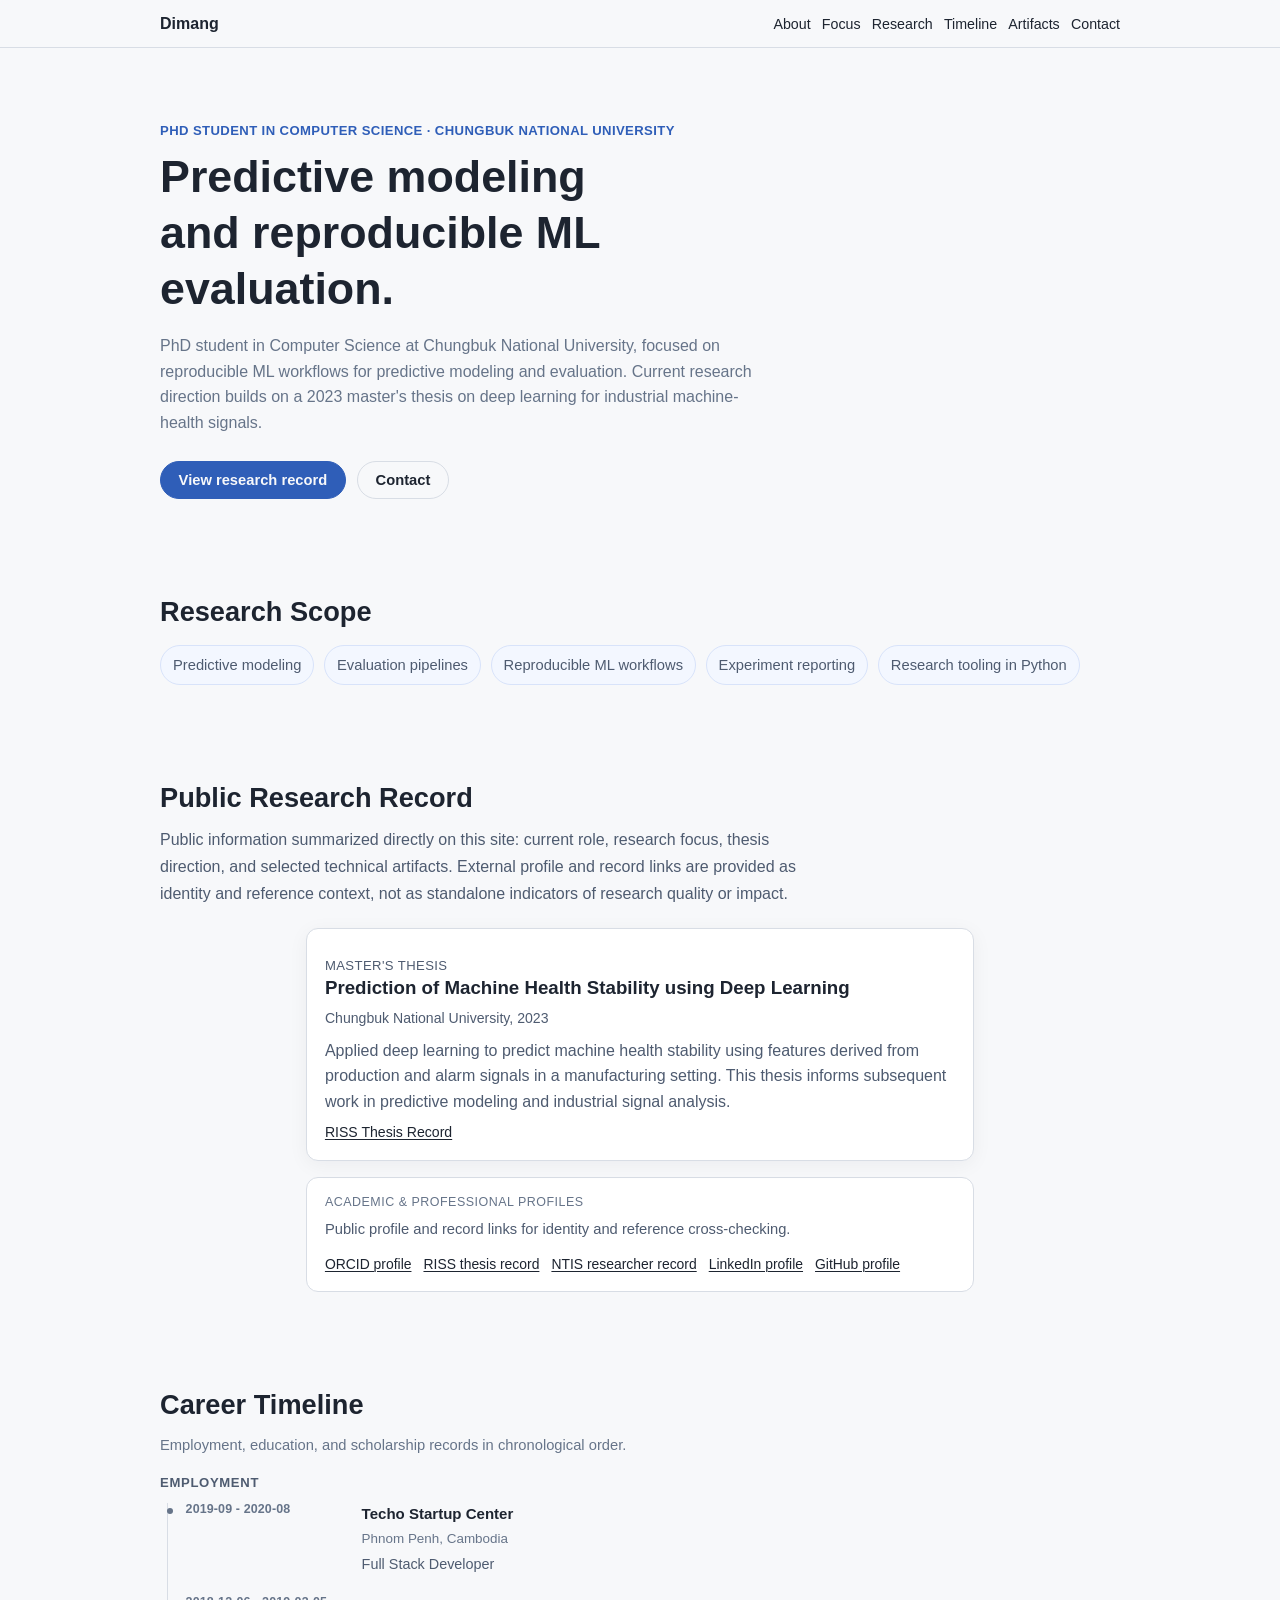
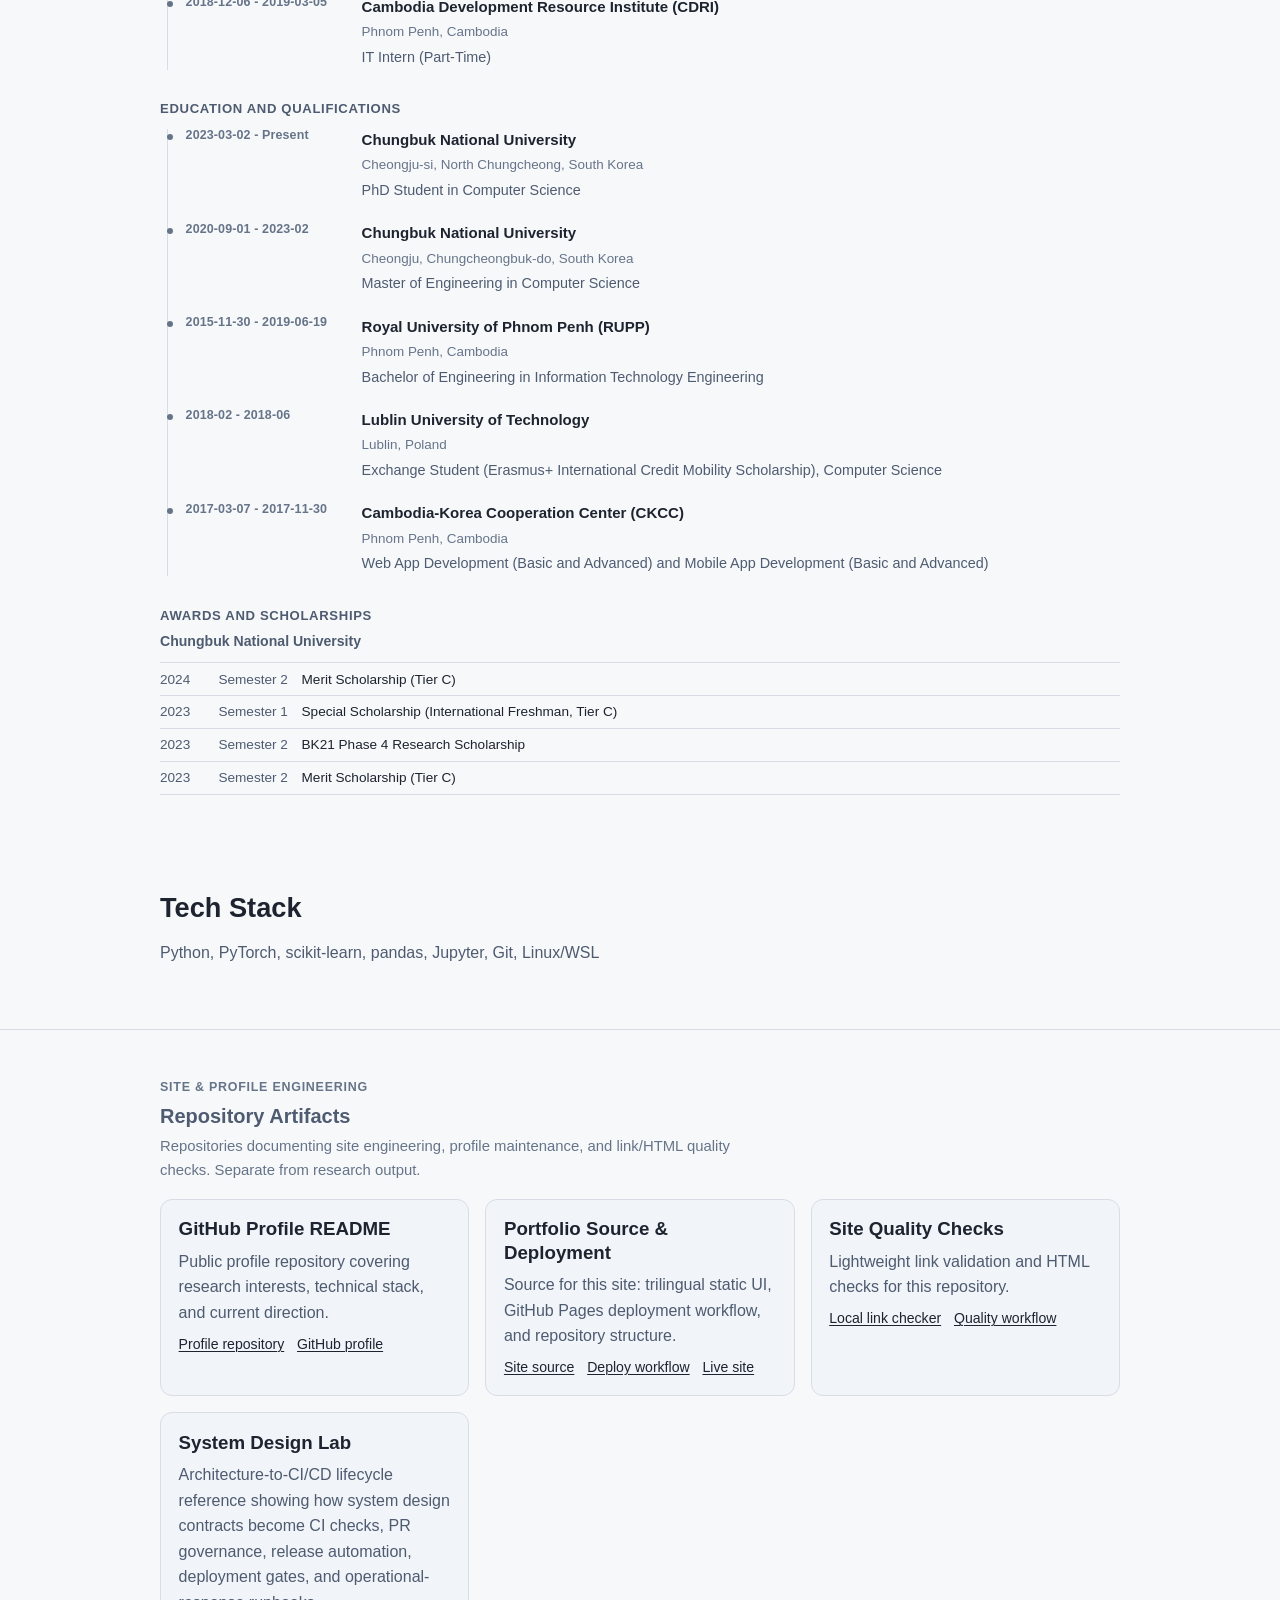
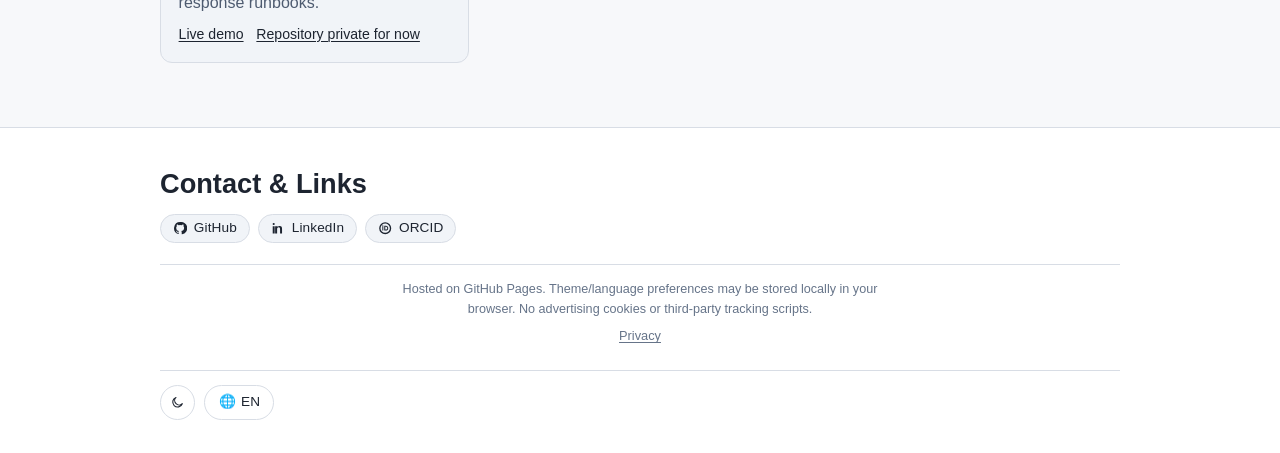
<file: index.html>
<!doctype html>
<html lang="en">
  <head>
    <meta charset="utf-8" />
    <meta name="viewport" content="width=device-width, initial-scale=1" />
    <meta name="format-detection" content="telephone=no" />
    <title>Dimang Chhol | PhD Student Portfolio</title>
    <meta
      name="description"
      content="Portfolio of Dimang Chhol, a PhD student in Computer Science at Chungbuk National University focused on reproducible ML evaluation, predictive modeling, and Python research tooling."
    />
    <meta name="author" content="Dimang Chhol" />
    <link rel="canonical" href="https://dimangite.github.io/" />
    <meta name="theme-color" content="#f7f8fa" media="(prefers-color-scheme: light)" />
    <meta name="theme-color" content="#0b0d10" media="(prefers-color-scheme: dark)" />
    <link rel="icon" href="favicon.svg" type="image/svg+xml" />
    <meta property="og:type" content="website" />
    <meta property="og:title" content="Dimang Chhol | PhD Student Portfolio" />
    <meta
      property="og:description"
      content="Portfolio of Dimang Chhol, a PhD student in Computer Science at Chungbuk National University focused on reproducible ML evaluation, predictive modeling, and Python research tooling."
    />
    <meta property="og:url" content="https://dimangite.github.io/" />
    <meta property="og:site_name" content="Dimang Chhol" />
    <script type="application/ld+json">
      {
        "@context": "https://schema.org",
        "@type": "Person",
        "name": "Dimang Chhol",
        "url": "https://dimangite.github.io/",
        "jobTitle": "PhD Student in Computer Science",
        "affiliation": {
          "@type": "CollegeOrUniversity",
          "name": "Chungbuk National University"
        },
        "sameAs": [
          "https://github.com/dimangite",
          "https://www.linkedin.com/in/dimangchhol/",
          "https://orcid.org/0000-0002-2650-7569",
          "https://www.riss.kr/link?id=T16622317",
          "https://www.ntis.go.kr/ThSearchTotalList.do?sort=&ntisYn=&originalSearchWord=&originalSearchGubun=&searchWord=CHHOL+DIMANG"
        ]
      }
    </script>
    <script>
      (function () {
        const rootElement = document.documentElement;
        const prefersDark = window.matchMedia("(prefers-color-scheme: dark)").matches;
        try {
          const storedTheme = localStorage.getItem("theme");
          const safeTheme = storedTheme === "dark" || storedTheme === "light" ? storedTheme : null;
          const preferredTheme = safeTheme || (prefersDark ? "dark" : "light");
          rootElement.setAttribute("data-theme", preferredTheme);

          const storedLanguage = localStorage.getItem("language");
          const safeLanguage =
            storedLanguage === "en" || storedLanguage === "ko" || storedLanguage === "km"
              ? storedLanguage
              : "en";
          rootElement.lang = safeLanguage;
          if (safeLanguage !== "en") {
            rootElement.setAttribute("data-i18n-pending", "true");
          }

          let khmerFontLoadPromise = null;

          window.ensureKhmerFontLoaded = function () {
            if (khmerFontLoadPromise) return khmerFontLoadPromise;

            if (document.getElementById("khmer-font-stylesheet")) {
              khmerFontLoadPromise = Promise.resolve();
              return khmerFontLoadPromise;
            }

            if (!document.querySelector('link[data-font-preconnect="googleapis"]')) {
              const preconnectGoogleApis = document.createElement("link");
              preconnectGoogleApis.rel = "preconnect";
              preconnectGoogleApis.href = "https://fonts.googleapis.com";
              preconnectGoogleApis.setAttribute("data-font-preconnect", "googleapis");
              document.head.appendChild(preconnectGoogleApis);
            }

            if (!document.querySelector('link[data-font-preconnect="gstatic"]')) {
              const preconnectGstatic = document.createElement("link");
              preconnectGstatic.rel = "preconnect";
              preconnectGstatic.href = "https://fonts.gstatic.com";
              preconnectGstatic.crossOrigin = "anonymous";
              preconnectGstatic.setAttribute("data-font-preconnect", "gstatic");
              document.head.appendChild(preconnectGstatic);
            }

            const khmerFontStylesheet = document.createElement("link");
            khmerFontStylesheet.id = "khmer-font-stylesheet";
            khmerFontStylesheet.rel = "stylesheet";
            khmerFontStylesheet.href =
              "https://fonts.googleapis.com/css2?family=Noto+Sans+Khmer:wght@400;500;600;700&display=swap";
            khmerFontLoadPromise = new Promise((resolve) => {
              khmerFontStylesheet.addEventListener("load", resolve, { once: true });
              khmerFontStylesheet.addEventListener("error", resolve, { once: true });
            });
            document.head.appendChild(khmerFontStylesheet);
            return khmerFontLoadPromise;
          };

          if (safeLanguage === "km") {
            window.ensureKhmerFontLoaded();
          }
        } catch (error) {
          rootElement.setAttribute("data-theme", prefersDark ? "dark" : "light");
          rootElement.lang = "en";
          rootElement.removeAttribute("data-i18n-pending");
          window.ensureKhmerFontLoaded = function () {
            return Promise.resolve();
          };
        }
      })();
    </script>
    <link rel="stylesheet" href="styles.css" />
  </head>
  <body>
    <a class="skip-link" href="#main-content" data-i18n="skipLink">Skip to main content</a>

    <header class="site-header" id="top">
      <div class="container header-inner">
        <p class="site-name" data-i18n="siteName">Dimang</p>
        <button
          class="nav-toggle"
          type="button"
          aria-expanded="false"
          aria-controls="primary-nav"
          data-i18n-attr-aria-label="navToggleAria"
        >
          <span class="visually-hidden" data-i18n="navToggleLabel">Toggle navigation</span>
          <span aria-hidden="true">☰</span>
        </button>
        <nav
          class="site-nav"
          id="primary-nav"
          data-i18n-attr-aria-label="primaryNavAria"
          aria-label="Primary navigation"
        >
          <ul class="nav-list">
            <li><a href="#about" data-i18n="navAbout">About</a></li>
            <li><a href="#focus" data-i18n="navFocus">Focus</a></li>
            <li><a href="#research" data-i18n="navResearch">Research</a></li>
            <li><a href="#timeline" data-i18n="navTimeline">Timeline</a></li>
            <li><a href="#work" data-i18n="navWork">Artifacts</a></li>
            <li><a href="#contact" data-i18n="navContact">Contact</a></li>
          </ul>
        </nav>
      </div>
    </header>

    <main id="main-content">
      <section class="hero section" id="about" aria-labelledby="hero-title">
        <div class="container">
          <p class="eyebrow" data-i18n="heroEyebrow">
            PhD Student in Computer Science · Chungbuk National University
          </p>
          <h1 id="hero-title">
            <span data-i18n="heroTitle"
              >Predictive modeling and reproducible ML evaluation.</span
            >
          </h1>
          <p class="lead" data-i18n="heroLead">
            PhD student in Computer Science at Chungbuk National University, focused on reproducible
            ML workflows for predictive modeling and evaluation. Current research direction builds on
            a 2023 master's thesis on deep learning for industrial machine-health signals.
          </p>
          <div class="hero-ctas">
            <a class="btn btn-primary" href="#research" data-i18n="heroCtaPrimary"
              >View research record</a
            >
            <a class="btn btn-secondary" href="#contact" data-i18n="heroCtaSecondary">Contact</a>
          </div>
        </div>
      </section>

      <section class="section" id="focus" aria-labelledby="focus-title">
        <div class="container">
          <h2 id="focus-title" data-i18n="focusTitle">Research Scope</h2>
          <ul class="tag-list">
            <li data-i18n="focusTag1">Predictive modeling</li>
            <li data-i18n="focusTag2">Evaluation pipelines</li>
            <li data-i18n="focusTag3">Reproducible ML workflows</li>
            <li data-i18n="focusTag4">Experiment reporting</li>
            <li data-i18n="focusTag5">Research tooling in Python</li>
          </ul>
        </div>
      </section>

      <section class="section" id="research" aria-labelledby="research-title">
        <div class="container">
          <h2 id="research-title" data-i18n="researchTitle">Public Research Record</h2>
          <p class="research-note-text" data-i18n="researchDesc">
            Public information summarized directly on this site: current role, research focus, thesis
            direction, and selected technical artifacts. External profile and record links are
            provided as identity and reference context, not as standalone indicators of research
            quality or impact.
          </p>
          <ul class="card-grid thesis-grid">
            <li class="card">
              <p class="thesis-label" data-i18n="thesisLabel">Master's Thesis</p>
              <h3 data-i18n="thesisTitle">Prediction of Machine Health Stability using Deep Learning</h3>
              <p class="thesis-meta" data-i18n="thesisMeta">Chungbuk National University, 2023</p>
              <p data-i18n="thesisDesc">Applied deep learning to predict machine health stability using features derived from production and alarm signals in a manufacturing setting. This thesis informs subsequent work in predictive modeling and industrial signal analysis.</p>
              <p class="card-links">
                <a href="https://www.riss.kr/link?id=T16622317" target="_blank" rel="noopener noreferrer" data-i18n="thesisLink">RISS Thesis Record</a>
              </p>
            </li>
          </ul>
          <aside class="research-secondary" aria-labelledby="research-secondary-title">
            <p class="research-secondary-eyebrow" id="research-secondary-title" data-i18n="secondaryEvidenceTitle">Academic &amp; Professional Profiles</p>
            <p class="research-secondary-body" data-i18n="secondaryEvidenceBody">Public profile and record links for identity and reference cross-checking.</p>
            <ul class="research-profile-links">
              <li>
                <a href="https://orcid.org/0000-0002-2650-7569" target="_blank" rel="noopener noreferrer" data-i18n="profileLinkOrcid">ORCID profile</a>
              </li>
              <li>
                <a href="https://www.riss.kr/link?id=T16622317" target="_blank" rel="noopener noreferrer" data-i18n="profileLinkRiss">RISS thesis record</a>
              </li>
              <li>
                <a href="https://www.ntis.go.kr/ThSearchTotalList.do?sort=&ntisYn=&originalSearchWord=&originalSearchGubun=&searchWord=CHHOL+DIMANG" target="_blank" rel="noopener noreferrer" data-i18n="profileLinkNtis">NTIS researcher record</a>
              </li>
              <li>
                <a href="https://www.linkedin.com/in/dimangchhol/" target="_blank" rel="noopener noreferrer" data-i18n="profileLinkLinkedin">LinkedIn profile</a>
              </li>
              <li>
                <a href="https://github.com/dimangite" target="_blank" rel="noopener noreferrer" data-i18n="profileLinkGithub">GitHub profile</a>
              </li>
            </ul>
          </aside>
        </div>
      </section>

      <section class="section timeline-section" id="timeline" aria-labelledby="timeline-title">
        <div class="container">
          <h2 id="timeline-title" data-i18n="timelineTitle">Career Timeline</h2>
          <p class="timeline-intro" data-i18n="timelineIntro">
            Employment, education, and scholarship records in chronological order.
          </p>

          <div class="timeline-group">
            <h3 class="timeline-group-title" data-i18n="employmentTitle">Employment</h3>
            <ul class="timeline-list">
              <li class="timeline-item">
                <span class="timeline-marker" aria-hidden="true"></span>
                <p class="timeline-date">2019-09 - 2020-08</p>
                <article class="timeline-content">
                  <h4 class="timeline-heading" data-i18n="timelineInstTecho">Techo Startup Center</h4>
                  <p class="timeline-meta">Phnom Penh, Cambodia</p>
                  <p class="timeline-role" data-i18n="timelineEmp1Role">Full Stack Developer</p>
                </article>
              </li>
              <li class="timeline-item">
                <span class="timeline-marker" aria-hidden="true"></span>
                <p class="timeline-date">2018-12-06 - 2019-03-05</p>
                <article class="timeline-content">
                  <h4 class="timeline-heading" data-i18n="timelineInstCdri">
                    Cambodia Development Resource Institute (CDRI)
                  </h4>
                  <p class="timeline-meta">Phnom Penh, Cambodia</p>
                  <p class="timeline-role" data-i18n="timelineEmp2Role">IT Intern (Part-Time)</p>
                </article>
              </li>
            </ul>
          </div>

          <div class="timeline-group">
            <h3 class="timeline-group-title" data-i18n="educationTitle">Education and Qualifications</h3>
            <ul class="timeline-list">
              <li class="timeline-item">
                <span class="timeline-marker" aria-hidden="true"></span>
                <p class="timeline-date">
                  2023-03-02 -
                  <span data-i18n="timelinePresentLabel">Present</span>
                </p>
                <article class="timeline-content">
                  <h4 class="timeline-heading" data-i18n="timelineInstCbu">Chungbuk National University</h4>
                  <p class="timeline-meta">Cheongju-si, North Chungcheong, South Korea</p>
                  <p class="timeline-role" data-i18n="timelineEdu1Role">PhD Student in Computer Science</p>
                </article>
              </li>
              <li class="timeline-item">
                <span class="timeline-marker" aria-hidden="true"></span>
                <p class="timeline-date">2020-09-01 - 2023-02</p>
                <article class="timeline-content">
                  <h4 class="timeline-heading" data-i18n="timelineInstCbu">Chungbuk National University</h4>
                  <p class="timeline-meta">Cheongju, Chungcheongbuk-do, South Korea</p>
                  <p class="timeline-role" data-i18n="timelineEdu2Role">
                    Master of Engineering in Computer Science
                  </p>
                </article>
              </li>
              <li class="timeline-item">
                <span class="timeline-marker" aria-hidden="true"></span>
                <p class="timeline-date">2015-11-30 - 2019-06-19</p>
                <article class="timeline-content">
                  <h4 class="timeline-heading" data-i18n="timelineInstRupp">
                    Royal University of Phnom Penh (RUPP)
                  </h4>
                  <p class="timeline-meta">Phnom Penh, Cambodia</p>
                  <p class="timeline-role" data-i18n="timelineEdu3Role">
                    Bachelor of Engineering in Information Technology Engineering
                  </p>
                </article>
              </li>
              <li class="timeline-item">
                <span class="timeline-marker" aria-hidden="true"></span>
                <p class="timeline-date">2018-02 - 2018-06</p>
                <article class="timeline-content">
                  <h4 class="timeline-heading" data-i18n="timelineInstLut">Lublin University of Technology</h4>
                  <p class="timeline-meta">Lublin, Poland</p>
                  <p class="timeline-role" data-i18n="timelineEdu4Role">
                    Exchange Student (Erasmus+ International Credit Mobility Scholarship), Computer
                    Science
                  </p>
                </article>
              </li>
              <li class="timeline-item">
                <span class="timeline-marker" aria-hidden="true"></span>
                <p class="timeline-date">2017-03-07 - 2017-11-30</p>
                <article class="timeline-content">
                  <h4 class="timeline-heading" data-i18n="timelineInstCkcc">
                    Cambodia-Korea Cooperation Center (CKCC)
                  </h4>
                  <p class="timeline-meta">Phnom Penh, Cambodia</p>
                  <p class="timeline-role" data-i18n="timelineEdu5Role">
                    Web App Development (Basic and Advanced) and Mobile App Development (Basic and
                    Advanced)
                  </p>
                </article>
              </li>
            </ul>
          </div>

          <div class="timeline-group">
            <h3 class="timeline-group-title" data-i18n="awardsTitle">Awards and Scholarships</h3>
            <p class="timeline-group-institution" data-i18n="timelineInstCbu">
              Chungbuk National University
            </p>
            <ul class="timeline-awards-list">
              <li class="timeline-award-row">
                <span class="award-year">2024</span>
                <span class="award-sem" data-i18n="timelineAward1Semester">Semester 2</span>
                <span class="award-name" data-i18n="timelineAward1Name">Merit Scholarship (Tier C)</span>
              </li>
              <li class="timeline-award-row">
                <span class="award-year">2023</span>
                <span class="award-sem" data-i18n="timelineAward2Semester">Semester 1</span>
                <span class="award-name" data-i18n="timelineAward2Name">Special Scholarship (International Freshman, Tier C)</span>
              </li>
              <li class="timeline-award-row">
                <span class="award-year">2023</span>
                <span class="award-sem" data-i18n="timelineAward3Semester">Semester 2</span>
                <span class="award-name" data-i18n="timelineAward3Name">BK21 Phase 4 Research Scholarship</span>
              </li>
              <li class="timeline-award-row">
                <span class="award-year">2023</span>
                <span class="award-sem" data-i18n="timelineAward4Semester">Semester 2</span>
                <span class="award-name" data-i18n="timelineAward4Name">Merit Scholarship (Tier C)</span>
              </li>
            </ul>
          </div>
        </div>
      </section>

      <section class="section" id="stack" aria-labelledby="stack-title">
        <div class="container">
          <h2 id="stack-title" data-i18n="stackTitle">Tech Stack</h2>
          <p data-i18n="stackDesc">Python, PyTorch, scikit-learn, pandas, Jupyter, Git, Linux/WSL</p>
        </div>
      </section>

      <section class="section work-section" id="work" aria-labelledby="work-title">
        <div class="container">
          <p class="section-eyebrow" data-i18n="workEyebrow">Site &amp; profile engineering</p>
          <h2 id="work-title" data-i18n="workTitle">Repository Artifacts</h2>
          <p class="work-intro" data-i18n="workIntro">
            Repositories documenting site engineering, profile maintenance, and link/HTML quality
            checks. Separate from research output.
          </p>
          <ul class="card-grid">
            <li class="card">
              <h3 data-i18n="workCard1Title">GitHub Profile README</h3>
              <p data-i18n="workCard1Desc">
                Public profile repository covering research interests, technical stack, and current
                direction.
              </p>
              <p class="card-links">
                <a href="https://github.com/dimangite/dimangite" target="_blank" rel="noopener noreferrer" data-i18n="workCard1Link1">Profile repository</a>
                <a href="https://github.com/dimangite" target="_blank" rel="noopener noreferrer" data-i18n="workCard1Link2">GitHub profile</a>
              </p>
            </li>
            <li class="card">
              <h3 data-i18n="workCard2Title">Portfolio Source &amp; Deployment</h3>
              <p data-i18n="workCard2Desc">
                Source for this site: trilingual static UI, GitHub Pages deployment workflow, and
                repository structure.
              </p>
              <p class="card-links">
                <a href="https://github.com/dimangite/dimangite.github.io" target="_blank" rel="noopener noreferrer" data-i18n="workCard2Link1">Site source</a>
                <a href="https://github.com/dimangite/dimangite.github.io/blob/main/.github/workflows/deploy.yml" target="_blank" rel="noopener noreferrer" data-i18n="workCard2Link2">Deploy workflow</a>
                <a href="https://dimangite.github.io/" target="_blank" rel="noopener noreferrer" data-i18n="workCard2Link3">Live site</a>
              </p>
            </li>
            <li class="card">
              <h3 data-i18n="workCard3Title">Site Quality Checks</h3>
              <p data-i18n="workCard3Desc">
                Lightweight link validation and HTML checks for this repository.
              </p>
              <p class="card-links">
                <a href="https://github.com/dimangite/dimangite.github.io/blob/main/scripts/check_local_links.py" target="_blank" rel="noopener noreferrer" data-i18n="workCard3Link1">Local link checker</a>
                <a href="https://github.com/dimangite/dimangite.github.io/blob/main/.github/workflows/quality.yml" target="_blank" rel="noopener noreferrer" data-i18n="workCard3Link2">Quality workflow</a>
              </p>
            </li>
            <li class="card">
              <h3 data-i18n="workCard4Title">System Design Lab</h3>
              <p data-i18n="workCard4Desc">
                Architecture-to-CI/CD lifecycle reference showing how system design contracts become CI checks,
                PR governance, release automation, deployment gates, and operational-response runbooks.
              </p>
              <p class="card-links">
                <a href="https://dimangite.github.io/system-design-lab/" target="_blank" rel="noopener noreferrer" data-i18n="workCard4Link1">Live demo</a>
                <a href="https://github.com/dimangite/system-design-lab" target="_blank" rel="noopener noreferrer" data-i18n="workCard4Link2">Repository private for now</a>
              </p>
            </li>
          </ul>
        </div>
      </section>

    </main>

    <footer class="section site-footer" id="contact" aria-labelledby="contact-title">
      <div class="container">
        <section class="contact-cta" aria-labelledby="contact-title">
          <h2 id="contact-title" data-i18n="contactTitle">Contact & Links</h2>
          <ul class="contact-links">
            <li>
              <a
                class="contact-link"
                href="https://github.com/dimangite"
                target="_blank"
                rel="noopener noreferrer"
                aria-label="Open GitHub profile"
                data-i18n-attr-aria-label="contactGithubAria"
              >
                <svg
                  class="contact-link-icon"
                  viewBox="0 0 16 16"
                  width="14"
                  height="14"
                  aria-hidden="true"
                  focusable="false"
                >
                  <path
                    fill="currentColor"
                    d="M8 1.2a6.8 6.8 0 0 0-2.15 13.25c.34.06.46-.15.46-.33v-1.2c-1.9.42-2.3-.8-2.3-.8-.3-.78-.75-.98-.75-.98-.6-.4.04-.4.04-.4.68.04 1.03.7 1.03.7.58 1.03 1.55.74 1.93.57.06-.45.23-.74.41-.91-1.52-.18-3.12-.77-3.12-3.48 0-.77.27-1.4.7-1.88-.07-.17-.3-.9.07-1.87 0 0 .58-.2 1.9.72a6.35 6.35 0 0 1 3.46 0c1.32-.92 1.9-.72 1.9-.72.36.97.14 1.7.07 1.87.43.48.7 1.1.7 1.88 0 2.72-1.6 3.3-3.12 3.48.24.22.46.65.46 1.31v1.94c0 .18.12.4.46.33A6.8 6.8 0 0 0 8 1.2Z"
                  />
                </svg>
                <span class="contact-link-label" data-i18n="contactGithubLabel">GitHub</span>
              </a>
            </li>
            <li>
              <a
                class="contact-link"
                href="https://www.linkedin.com/in/dimangchhol/"
                target="_blank"
                rel="noopener noreferrer"
                aria-label="Open LinkedIn profile"
                data-i18n-attr-aria-label="contactLinkedinAria"
              >
                <svg
                  class="contact-link-icon"
                  viewBox="0 0 16 16"
                  width="14"
                  height="14"
                  aria-hidden="true"
                  focusable="false"
                >
                  <path
                    fill="currentColor"
                    d="M3 2.1a1.2 1.2 0 1 1 0 2.4 1.2 1.2 0 0 1 0-2.4ZM1.9 5.7h2.2V14H1.9V5.7Zm3.5 0h2.1v1.1h.03c.3-.55 1.02-1.23 2.1-1.23 2.24 0 2.65 1.47 2.65 3.37V14h-2.2V9.4c0-1.1-.02-2.5-1.53-2.5-1.53 0-1.76 1.2-1.76 2.42V14h-2.2V5.7Z"
                  />
                </svg>
                <span class="contact-link-label" data-i18n="contactLinkedinLabel">LinkedIn</span>
              </a>
            </li>
            <li>
              <a
                class="contact-link"
                href="https://orcid.org/0000-0002-2650-7569"
                target="_blank"
                rel="noopener noreferrer"
                aria-label="Open ORCID profile"
                data-i18n-attr-aria-label="contactOrcidAria"
              >
                <svg
                  class="contact-link-icon"
                  viewBox="0 0 16 16"
                  width="14"
                  height="14"
                  aria-hidden="true"
                  focusable="false"
                >
                  <path
                    fill="currentColor"
                    d="M8 1.3a6.7 6.7 0 1 0 0 13.4A6.7 6.7 0 0 0 8 1.3Zm0 1.5a5.2 5.2 0 1 1 0 10.4A5.2 5.2 0 0 1 8 2.8ZM4.8 5.4h1.1v5.2H4.8V5.4Zm.56-1a.66.66 0 1 0 0 1.32.66.66 0 0 0 0-1.32Zm1.6 1h1.8c1.6 0 2.6 1.03 2.6 2.59 0 1.56-1 2.61-2.57 2.61H6.96V5.4Zm1.12 1v3.18h.64c.96 0 1.55-.58 1.55-1.59 0-1-.6-1.59-1.56-1.59h-.63Z"
                  />
                </svg>
                <span class="contact-link-label" data-i18n="contactOrcidLabel">ORCID</span>
              </a>
            </li>
          </ul>
        </section>

        <div class="footer-meta" aria-label="Footer meta information">
          <p class="footer-privacy-note">
            <span data-i18n="privacyNote"
              >Hosted on GitHub Pages. Theme/language preferences may be stored locally in your
              browser. No advertising cookies or third-party tracking scripts.</span
            >
          </p>
          <a class="footer-privacy-link" href="privacy.html" data-i18n="privacyLinkLabel">Privacy</a>
        </div>

        <div class="footer-controls">
          <button
            class="icon-control"
            id="theme-toggle"
            type="button"
            aria-pressed="false"
            data-i18n-attr-aria-label="themeToggleAria"
          >
            <span id="theme-toggle-icon" aria-hidden="true">
              <svg
                class="theme-toggle-icon"
                viewBox="0 0 24 24"
                width="14"
                height="14"
                fill="none"
                stroke="currentColor"
                stroke-width="1.8"
                stroke-linecap="round"
                stroke-linejoin="round"
                focusable="false"
              >
                <path d="M20 14.2A8 8 0 1 1 9.8 4a6.2 6.2 0 1 0 10.2 10.2Z" />
              </svg>
            </span>
            <span class="visually-hidden" data-i18n="themeToggleLabel">Toggle theme</span>
          </button>
          <button
            class="icon-control"
            id="lang-toggle"
            type="button"
            aria-label="Change language"
            data-i18n-attr-aria-label="langToggleAria"
          >
            <span aria-hidden="true">🌐</span>
            <span id="lang-toggle-value">EN</span>
            <span class="visually-hidden" data-i18n="langToggleLabel">Change language</span>
          </button>
        </div>
      </div>
    </footer>
    <script>
      const navToggle = document.querySelector(".nav-toggle");
      const primaryNav = document.getElementById("primary-nav");
      const themeToggle = document.getElementById("theme-toggle");
      const themeToggleIcon = document.getElementById("theme-toggle-icon");
      const langToggle = document.getElementById("lang-toggle");
      const langToggleValue = document.getElementById("lang-toggle-value");
      const i18nElements = document.querySelectorAll("[data-i18n]");
      const i18nAttrElements = document.querySelectorAll("[data-i18n-attr-aria-label]");
      const mobileBreakpoint = 900;

      const translations = {
        en: {
          siteName: "Dimang",
          skipLink: "Skip to main content",
          themeToggleLabel: "Toggle theme",
          themeToggleAria: "Toggle light and dark theme",
          langToggleLabel: "Change language",
          langToggleAria: "Change language",
          langShortLabel: "EN",
          navToggleLabel: "Toggle navigation",
          navToggleAria: "Toggle navigation menu",
          primaryNavAria: "Primary navigation",
          navAbout: "About",
          navFocus: "Focus",
          navWork: "Artifacts",
          navTimeline: "Timeline",
          navStack: "Tech Stack",
          navResearch: "Research",
          navContact: "Contact",
          heroEyebrow: "PhD Student in Computer Science · Chungbuk National University",
          heroTitle: "Predictive modeling and reproducible ML evaluation.",
          heroLead:
            "PhD student in Computer Science at Chungbuk National University, focused on reproducible ML workflows for predictive modeling and evaluation. Current research direction builds on a 2023 master's thesis on deep learning for industrial machine-health signals.",
          heroCtaPrimary: "View research record",
          heroCtaSecondary: "Contact",
          focusTitle: "Research Scope",
          focusTag1: "Predictive modeling",
          focusTag2: "Evaluation pipelines",
          focusTag3: "Reproducible ML workflows",
          focusTag4: "Experiment reporting",
          focusTag5: "Research tooling in Python",
          workEyebrow: "Site & profile engineering",
          workTitle: "Repository Artifacts",
          workIntro:
            "Repositories documenting site engineering, profile maintenance, and link/HTML quality checks. Separate from research output.",
          workCard1Title: "GitHub Profile README",
          workCard1Desc:
            "Public profile repository covering research interests, technical stack, and current direction.",
          workCard1Link1: "Profile repository",
          workCard1Link2: "GitHub profile",
          workCard2Title: "Portfolio Source & Deployment",
          workCard2Desc:
            "Source for this site: trilingual static UI, GitHub Pages deployment workflow, and repository structure.",
          workCard2Link1: "Site source",
          workCard2Link2: "Deploy workflow",
          workCard2Link3: "Live site",
          workCard3Title: "Site Quality Checks",
          workCard3Desc:
            "Lightweight link validation and HTML checks for this repository.",
          workCard3Link1: "Local link checker",
          workCard3Link2: "Quality workflow",
          workCard4Title: "System Design Lab",
          workCard4Desc:
            "Architecture-to-CI/CD lifecycle reference showing how system design contracts become CI checks, PR governance, release automation, deployment gates, and operational-response runbooks.",
          workCard4Link1: "Live demo",
          workCard4Link2: "Repository private for now",
          timelineTitle: "Career Timeline",
          timelineIntro: "Employment, education, and scholarship records in chronological order.",
          employmentTitle: "Employment",
          educationTitle: "Education and Qualifications",
          awardsTitle: "Awards and Scholarships",
          timelinePresentLabel: "Present",
          timelineSemesterLabel: "Semester",
          timelineInstTecho: "Techo Startup Center",
          timelineInstCdri: "Cambodia Development Resource Institute (CDRI)",
          timelineInstCbu: "Chungbuk National University",
          timelineInstRupp: "Royal University of Phnom Penh (RUPP)",
          timelineInstLut: "Lublin University of Technology",
          timelineInstCkcc: "Cambodia-Korea Cooperation Center (CKCC)",
          timelineEmp1Role: "Full Stack Developer",
          timelineEmp2Role: "IT Intern (Part-Time)",
          timelineEdu1Role: "PhD Student in Computer Science",
          timelineEdu2Role: "Master of Engineering in Computer Science",
          timelineEdu3Role: "Bachelor of Engineering in Information Technology Engineering",
          timelineEdu4Role:
            "Exchange Student (Erasmus+ International Credit Mobility Scholarship), Computer Science",
          timelineEdu5Role:
            "Web App Development (Basic and Advanced) and Mobile App Development (Basic and Advanced)",
          timelineAward1Semester: "Semester 2",
          timelineAward1Name: "Merit Scholarship (Tier C)",
          timelineAward2Semester: "Semester 1",
          timelineAward2Name: "Special Scholarship (International Freshman, Tier C)",
          timelineAward3Semester: "Semester 2",
          timelineAward3Name: "BK21 Phase 4 Research Scholarship",
          timelineAward4Semester: "Semester 2",
          timelineAward4Name: "Merit Scholarship (Tier C)",
          stackTitle: "Tech Stack",
          stackDesc: "Python, PyTorch, scikit-learn, pandas, Jupyter, Git, Linux/WSL",
          researchTitle: "Public Research Record",
          researchDesc:
            "Public information summarized directly on this site: current role, research focus, thesis direction, and selected technical artifacts. External profile and record links are provided as identity and reference context, not as standalone indicators of research quality or impact.",
          privacyNote:
            "Hosted on GitHub Pages. Theme/language preferences may be stored locally in your browser. No advertising cookies or third-party tracking scripts.",
          privacyLinkLabel: "Privacy",
          thesisLabel: "Master's Thesis",
          thesisTitle: "Prediction of Machine Health Stability using Deep Learning",
          thesisMeta: "Chungbuk National University, 2023",
          thesisDesc:
            "Applied deep learning to predict machine health stability using features derived from production and alarm signals in a manufacturing setting. This thesis informs subsequent work in predictive modeling and industrial signal analysis.",
          thesisLink: "RISS Thesis Record",
          secondaryEvidenceTitle: "Academic & Professional Profiles",
          secondaryEvidenceBody:
            "Public profile and record links for identity and reference cross-checking.",
          profileLinkOrcid: "ORCID profile",
          profileLinkRiss: "RISS thesis record",
          profileLinkNtis: "NTIS researcher record",
          profileLinkLinkedin: "LinkedIn profile",
          profileLinkGithub: "GitHub profile",
          contactTitle: "Contact & Links",
          contactGithubAria: "Open GitHub profile",
          contactGithubLabel: "GitHub",
          contactLinkedinAria: "Open LinkedIn profile",
          contactLinkedinLabel: "LinkedIn",
          contactOrcidAria: "Open ORCID profile",
          contactOrcidLabel: "ORCID"
        },
        ko: {
          siteName: "디망",
          skipLink: "본문으로 건너뛰기",
          themeToggleLabel: "테마 전환",
          themeToggleAria: "라이트와 다크 테마 전환",
          langToggleLabel: "언어 변경",
          langToggleAria: "언어 변경",
          langShortLabel: "KO",
          navToggleLabel: "내비게이션 전환",
          navToggleAria: "내비게이션 메뉴 전환",
          primaryNavAria: "주요 내비게이션",
          navAbout: "소개",
          navFocus: "연구 범위",
          navWork: "아티팩트",
          navTimeline: "타임라인",
          navStack: "기술 스택",
          navResearch: "연구",
          navContact: "연락처",
          heroEyebrow: "박사과정 · 컴퓨터공학 · 충북대학교",
          heroTitle: "예측 모델링과 재현 가능한 ML 평가.",
          heroLead:
            "충북대학교 컴퓨터공학 박사과정으로, 예측 모델링과 평가를 위한 재현 가능한 ML 워크플로우를 연구합니다. 현재 연구 방향은 산업 기계 상태 신호에 딥러닝을 적용한 2023년 석사 논문을 기반으로 확장하고 있습니다.",
          heroCtaPrimary: "연구 기록 보기",
          heroCtaSecondary: "연락하기",
          focusTitle: "연구 범위",
          focusTag1: "예측 모델링",
          focusTag2: "평가 파이프라인",
          focusTag3: "재현 가능한 ML 워크플로",
          focusTag4: "실험 리포팅",
          focusTag5: "Python 기반 연구 도구",
          workEyebrow: "사이트 및 프로필 엔지니어링",
          workTitle: "저장소 아티팩트",
          workIntro:
            "사이트 엔지니어링, 프로필 관리, 링크·HTML 품질 검사를 담은 저장소입니다. 연구 산출물과는 별개입니다.",
          workCard1Title: "GitHub 프로필 README",
          workCard1Desc:
            "연구 관심사, 기술 스택, 현재 방향을 정리한 공개 프로필 저장소입니다.",
          workCard1Link1: "프로필 저장소",
          workCard1Link2: "GitHub 프로필",
          workCard2Title: "포트폴리오 소스 및 배포",
          workCard2Desc:
            "이 사이트의 소스 코드입니다: 3개 언어 정적 UI, GitHub Pages 배포 워크플로, 저장소 구조.",
          workCard2Link1: "사이트 소스",
          workCard2Link2: "배포 워크플로",
          workCard2Link3: "라이브 사이트",
          workCard3Title: "사이트 품질 검사",
          workCard3Desc:
            "이 저장소에 대한 경량 링크 검증 및 HTML 점검입니다.",
          workCard3Link1: "로컬 링크 검사기",
          workCard3Link2: "품질 워크플로",
          workCard4Title: "시스템 설계 랩",
          workCard4Desc:
            "시스템 설계 계약이 CI 검사, PR 거버넌스, 릴리스 자동화, 배포 게이트, 운영 대응 런북으로 이어지는 과정을 보여 주는 아키텍처-CI/CD 생명주기 참고 프로젝트입니다.",
          workCard4Link1: "라이브 데모",
          workCard4Link2: "저장소는 현재 비공개",
          timelineTitle: "경력 타임라인",
          timelineIntro: "고용 경력, 학력/자격, 장학 이력을 시간순으로 정리했습니다.",
          employmentTitle: "고용 경력",
          educationTitle: "학력 및 자격",
          awardsTitle: "수상 및 장학",
          timelinePresentLabel: "현재",
          timelineSemesterLabel: "학기",
          timelineInstTecho: "Techo Startup Center",
          timelineInstCdri: "Cambodia Development Resource Institute (CDRI)",
          timelineInstCbu: "충북대학교",
          timelineInstRupp: "Royal University of Phnom Penh (RUPP)",
          timelineInstLut: "루블린 공과대학교",
          timelineInstCkcc: "Cambodia-Korea Cooperation Center (CKCC)",
          timelineEmp1Role: "풀스택 개발자",
          timelineEmp2Role: "IT 인턴 (파트타임)",
          timelineEdu1Role: "컴퓨터공학 박사과정",
          timelineEdu2Role: "컴퓨터공학 공학석사",
          timelineEdu3Role: "정보기술공학 공학사",
          timelineEdu4Role: "교환학생 (Erasmus+ International Credit Mobility Scholarship), 컴퓨터과학",
          timelineEdu5Role: "웹 앱 개발 (Basic and Advanced) 및 모바일 앱 개발 (Basic and Advanced)",
          timelineAward1Semester: "2학기",
          timelineAward1Name: "성적우수(C급)",
          timelineAward2Semester: "1학기",
          timelineAward2Name: "특별(외국인신입생C급)",
          timelineAward3Semester: "2학기",
          timelineAward3Name: "4단계 BK21 사업 연구장학금",
          timelineAward4Semester: "2학기",
          timelineAward4Name: "성적우수(C급)",
          stackTitle: "기술 스택",
          stackDesc: "Python, PyTorch, scikit-learn, pandas, Jupyter, Git, Linux/WSL",
          researchTitle: "공개 연구 기록",
          researchDesc:
            "이 사이트에서 직접 정리한 공개 정보입니다: 현재 역할, 연구 초점, 논문 방향, 그리고 선별된 기술 아티팩트. 외부 프로필 및 기록 링크는 연구 품질·영향의 단독 근거가 아니라, 신원 및 참조 확인을 위한 보조 정보로 제공합니다.",
          privacyNote:
            "이 사이트는 GitHub Pages에서 호스팅됩니다. 테마·언어 환경설정은 브라우저 로컬 저장소에 저장될 수 있습니다. 광고 쿠키 및 제3자 추적 스크립트는 사용하지 않습니다.",
          privacyLinkLabel: "개인정보",
          thesisLabel: "석사 논문",
          thesisTitle: "Prediction of Machine Health Stability using Deep Learning",
          thesisMeta: "충북대학교, 2023",
          thesisDesc:
            "제조 환경의 생산·알람 신호에서 도출한 특징을 활용해 딥러닝으로 기계 상태 안정성을 예측한 연구입니다. 이 논문은 예측 모델링과 산업 시계열 신호 분석 관련 후속 연구에 정보를 제공합니다.",
          thesisLink: "RISS 논문 기록",
          secondaryEvidenceTitle: "학술·전문 프로필",
          secondaryEvidenceBody: "신원 및 참고 확인을 위한 공개 프로필·기록 링크입니다.",
          profileLinkOrcid: "ORCID 프로필",
          profileLinkRiss: "RISS 논문 기록",
          profileLinkNtis: "NTIS 연구자 기록",
          profileLinkLinkedin: "LinkedIn 프로필",
          profileLinkGithub: "GitHub 프로필",
          contactTitle: "연락처 및 링크",
          contactGithubAria: "GitHub 프로필 열기",
          contactGithubLabel: "GitHub",
          contactLinkedinAria: "LinkedIn 프로필 열기",
          contactLinkedinLabel: "LinkedIn",
          contactOrcidAria: "ORCID 프로필 열기",
          contactOrcidLabel: "ORCID"
        },
        km: {
          siteName: "ឌីម៉ង់",
          skipLink: "រំលងទៅមាតិកាចម្បង",
          themeToggleLabel: "ប្ដូររូបរាង",
          themeToggleAria: "ប្ដូររវាងរូបរាងភ្លឺ និងងងឹត",
          langToggleLabel: "ប្ដូរភាសា",
          langToggleAria: "ប្ដូរភាសា",
          langShortLabel: "KM",
          navToggleLabel: "ប្ដូរម៉ឺនុយរុករក",
          navToggleAria: "បើក ឬបិទ ម៉ឺនុយរុករក",
          primaryNavAria: "ការរុករកចម្បង",
          navAbout: "អំពី",
          navFocus: "វិសាលភាព",
          navWork: "សម្ភារៈ",
          navTimeline: "បន្ទាត់ពេលវេលា",
          navStack: "បណ្ដុំបច្ចេកវិទ្យា",
          navResearch: "ស្រាវជ្រាវ",
          navContact: "ទំនាក់ទំនង",
          heroEyebrow: "និស្សិតបណ្ឌិត · វិទ្យាសាស្ត្រកុំព្យូទ័រ · Chungbuk National University",
          heroTitle:
            "ការបង្កើតគំរូព្យាករណ៍ និងការវាយតម្លៃ ML ដែលអាចធ្វើឡើងវិញបាន។",
          heroLead:
            "និស្សិតបណ្ឌិតផ្នែកវិទ្យាសាស្ត្រកុំព្យូទ័រ នៅ Chungbuk National University ដែលផ្តោតលើ reproducible ML workflows សម្រាប់ predictive modeling និងការវាយតម្លៃ។ ទិសដៅស្រាវជ្រាវបច្ចុប្បន្ន បន្តពីនិក្ខេបបទអនុបណ្ឌិតឆ្នាំ 2023 អំពី deep learning សម្រាប់សញ្ញាស្ថានភាពម៉ាស៊ីនឧស្សាហកម្ម។",
          heroCtaPrimary: "មើលកំណត់ត្រាស្រាវជ្រាវ",
          heroCtaSecondary: "ទំនាក់ទំនង",
          focusTitle: "វិសាលភាពស្រាវជ្រាវ",
          focusTag1: "ការបង្កើតគំរូព្យាករណ៍",
          focusTag2: "Evaluation pipelines",
          focusTag3: "លំហូរការងារ ML ដែលអាចធ្វើឡើងវិញបាន",
          focusTag4: "Experiment reporting",
          focusTag5: "ឧបករណ៍ស្រាវជ្រាវដោយ Python",
          workEyebrow: "វិស្វកម្មគេហទំព័រ និងប្រវត្តិរូប",
          workTitle: "សម្ភារៈឃ្លាំង",
          workIntro:
            "ឃ្លាំងដែលកត់ត្រា site engineering, profile maintenance និង link/HTML quality checks។ ផ្សេងពី research output។",
          workCard1Title: "GitHub Profile README",
          workCard1Desc:
            "ឃ្លាំងប្រវត្តិរូបសាធារណៈ ដែលរួមមានចំណាប់អារម្មណ៍ស្រាវជ្រាវ បណ្ដុំបច្ចេកវិទ្យា និងទិសដៅបច្ចុប្បន្ន។",
          workCard1Link1: "ឃ្លាំងប្រវត្តិរូប",
          workCard1Link2: "GitHub profile",
          workCard2Title: "កូដប្រភព និងការដាក់ឱ្យដំណើរការ",
          workCard2Desc:
            "កូដប្រភពសម្រាប់គេហទំព័រនេះ: UI បីភាសា, GitHub Pages deployment workflow និងរចនាសម្ព័ន្ធឃ្លាំង។",
          workCard2Link1: "កូដប្រភពគេហទំព័រ",
          workCard2Link2: "deployment workflow",
          workCard2Link3: "គេហទំព័រផ្ទាល់",
          workCard3Title: "ការត្រួតពិនិត្យគុណភាពគេហទំព័រ",
          workCard3Desc:
            "ការផ្ទៀងផ្ទាត់ link ស្រាល និង HTML checks សម្រាប់ repository នេះ។",
          workCard3Link1: "local link checker",
          workCard3Link2: "quality workflow",
          workCard4Title: "System Design Lab",
          workCard4Desc:
            "ឯកសារយោងវដ្តជីវិតពីស្ថាបត្យកម្មទៅ CI/CD ដែលបង្ហាញពីរបៀបដែលកិច្ចសន្យារចនាប្រព័ន្ធ (system design contracts) ក្លាយជាការត្រួតពិនិត្យ CI (CI checks), អភិបាលកិច្ច PR (PR governance), ស្វ័យប្រវត្តិកម្មនៃការចេញផ្សាយ (release automation), ច្រកដាក់ឱ្យដំណើរការ (deployment gates) និងសៀវភៅណែនាំឆ្លើយតបប្រតិបត្តិការ (operational-response runbooks)។",
          workCard4Link1: "Live demo",
          workCard4Link2: "Repository private for now",
          timelineTitle: "បន្ទាត់ពេលវេលាអាជីព",
          timelineIntro: "ប្រវត្តិការងារ ការសិក្សា និងអាហារូបករណ៍ តាមលំដាប់ពេលវេលា។",
          employmentTitle: "បទពិសោធន៍ការងារ",
          educationTitle: "ការសិក្សា និងគុណវុឌ្ឍិ",
          awardsTitle: "ពានរង្វាន់ និងអាហារូបករណ៍",
          timelinePresentLabel: "បច្ចុប្បន្ន",
          timelineSemesterLabel: "ឆមាស",
          timelineInstTecho: "Techo Startup Center",
          timelineInstCdri: "វិទ្យាស្ថានបណ្ដុះបណ្តាល និងស្រាវជ្រាវដើម្បីអភិវឌ្ឍន៍កម្ពុជា",
          timelineInstCbu: "Chungbuk National University",
          timelineInstRupp: "សាកលវិទ្យាល័យភូមិន្ទភ្នំពេញ",
          timelineInstLut: "Lublin University of Technology",
          timelineInstCkcc: "មជ្ឈមណ្ឌលសហប្រតិបត្តិការកម្ពុជា-កូរ៉េ",
          timelineEmp1Role: "អ្នកអភិវឌ្ឍន៍ Full Stack",
          timelineEmp2Role: "អ្នកហាត់ការ IT (ក្រៅម៉ោង)",
          timelineEdu1Role: "និស្សិតបណ្ឌិត វិទ្យាសាស្ត្រកុំព្យូទ័រ",
          timelineEdu2Role: "អនុបណ្ឌិតវិស្វកម្ម ផ្នែកវិទ្យាសាស្ត្រកុំព្យូទ័រ",
          timelineEdu3Role: "បរិញ្ញាបត្រវិស្វកម្ម ផ្នែកវិស្វកម្មបច្ចេកវិទ្យាព័ត៌មាន",
          timelineEdu4Role:
            "និស្សិតផ្លាស់ប្ដូរ (Erasmus+ International Credit Mobility Scholarship), វិទ្យាសាស្ត្រកុំព្យូទ័រ",
          timelineEdu5Role:
            "ការអភិវឌ្ឍ Web App (Basic and Advanced) និងការអភិវឌ្ឍ Mobile App (Basic and Advanced)",
          timelineAward1Semester: "ឆមាសទី ២",
          timelineAward1Name: "អាហារូបករណ៍ពូកែ (កម្រិត C)",
          timelineAward2Semester: "ឆមាសទី ១",
          timelineAward2Name: "អាហារូបករណ៍ពិសេស — និស្សិតថ្មីបរទេស (កម្រិត C)",
          timelineAward3Semester: "ឆមាសទី ២",
          timelineAward3Name: "អាហារូបករណ៍ស្រាវជ្រាវ BK21 ដំណាក់កាលទី ៤",
          timelineAward4Semester: "ឆមាសទី ២",
          timelineAward4Name: "អាហារូបករណ៍ពូកែ (កម្រិត C)",
          stackTitle: "បណ្ដុំបច្ចេកវិទ្យា",
          stackDesc: "Python, PyTorch, scikit-learn, pandas, Jupyter, Git, Linux/WSL",
          researchTitle: "កំណត់ត្រាស្រាវជ្រាវសាធារណៈ",
          researchDesc:
            "ព័ត៌មានសាធារណៈដែលបានសង្ខេបផ្ទាល់នៅលើគេហទំព័រនេះ៖ តួនាទីបច្ចុប្បន្ន ទិសដៅស្រាវជ្រាវ និក្ខេបបទ និងសម្ភារៈបច្ចេកទេសដែលបានជ្រើសរើស។ តំណភ្ជាប់ទៅប្រវត្តិរូប និងកំណត់ត្រាខាងក្រៅ ត្រូវបានដាក់សម្រាប់ផ្ទៀងផ្ទាត់អត្តសញ្ញាណ និងយោងបន្ថែម ប៉ុណ្ណោះ។",
          privacyNote:
            "គេហទំព័រនេះបង្ហោះលើ GitHub Pages។ ចំណូលចិត្ត Theme/Language អាចត្រូវបានរក្សាទុកក្នុង Local Storage នៃកម្មវិធីរុករករបស់អ្នក។ គេហទំព័រនេះមិនប្រើ advertising cookies ឬ third-party tracking scripts ទេ។",
          privacyLinkLabel: "ឯកជនភាព",
          thesisLabel: "និក្ខេបបទអនុបណ្ឌិត",
          thesisTitle: "Prediction of Machine Health Stability using Deep Learning",
          thesisMeta: "Chungbuk National University, 2023",
          thesisDesc:
            "ការអនុវត្ត deep learning ដើម្បីព្យាករណ៍ស្ថិរភាពស្ថានភាពម៉ាស៊ីន ដោយប្រើលក្ខណៈដែលទាញចេញពីសញ្ញាផលិតកម្ម និងសញ្ញាព្រមាន នៅក្នុងបរិបទផលិតកម្ម។ និក្ខេបបទនេះផ្ដល់ព័ត៌មានដល់ការស្រាវជ្រាវបន្ត ទាក់ទងនឹង predictive modeling និងការវិភាគសញ្ញា time-series ឧស្សាហកម្ម។",
          thesisLink: "កំណត់ត្រានិក្ខេបបទ RISS",
          secondaryEvidenceTitle: "ប្រវត្តិរូបវិជ្ជាជីវៈ និងស្រាវជ្រាវ",
          secondaryEvidenceBody:
            "តំណប្រវត្តិរូប និងកំណត់ត្រាសាធារណៈ សម្រាប់ផ្ទៀងផ្ទាត់អត្តសញ្ញាណ និងយោងបន្ថែម។",
          profileLinkOrcid: "ប្រវត្តិរូប ORCID",
          profileLinkRiss: "កំណត់ត្រានិក្ខេបបទ RISS",
          profileLinkNtis: "កំណត់ត្រាអ្នកស្រាវជ្រាវ NTIS",
          profileLinkLinkedin: "ប្រវត្តិរូប LinkedIn",
          profileLinkGithub: "ប្រវត្តិរូប GitHub",
          contactTitle: "ទំនាក់ទំនង និងតំណ",
          contactGithubAria: "បើកប្រវត្តិរូប GitHub",
          contactGithubLabel: "GitHub",
          contactLinkedinAria: "បើកប្រវត្តិរូប LinkedIn",
          contactLinkedinLabel: "LinkedIn",
          contactOrcidAria: "បើកប្រវត្តិរូប ORCID",
          contactOrcidLabel: "ORCID"
        }
      };

      const supportedLanguages = ["en", "ko", "km"];

      function getSupportedLanguage(language) {
        return supportedLanguages.includes(language) ? language : "en";
      }

      function getNextLanguage(language) {
        const currentIndex = supportedLanguages.indexOf(getSupportedLanguage(language));
        return supportedLanguages[(currentIndex + 1) % supportedLanguages.length];
      }

      let currentTheme = document.documentElement.getAttribute("data-theme") || "light";
      let currentLanguage = getSupportedLanguage(document.documentElement.lang);
      const desktopMediaQuery = window.matchMedia(`(min-width: ${mobileBreakpoint + 1}px)`);
      let isMobileNavOpen = false;
      let hasAppliedNonDefaultLanguage = false;
      const moonIcon = `
        <svg
          class="theme-toggle-icon"
          viewBox="0 0 24 24"
          width="14"
          height="14"
          fill="none"
          stroke="currentColor"
          stroke-width="1.8"
          stroke-linecap="round"
          stroke-linejoin="round"
          focusable="false"
        >
          <path d="M20 14.2A8 8 0 1 1 9.8 4a6.2 6.2 0 1 0 10.2 10.2Z" />
        </svg>`;
      const sunIcon = `
        <svg
          class="theme-toggle-icon"
          viewBox="0 0 24 24"
          width="14"
          height="14"
          fill="none"
          stroke="currentColor"
          stroke-width="1.8"
          stroke-linecap="round"
          stroke-linejoin="round"
          focusable="false"
        >
          <circle cx="12" cy="12" r="4.25" />
          <path d="M12 2.75v2.2M12 19.05v2.2M2.75 12h2.2M19.05 12h2.2M5.45 5.45l1.55 1.55M17 17l1.55 1.55M18.55 5.45 17 7M7 17l-1.55 1.55" />
        </svg>`;

      function updateThemeToggleUI() {
        if (themeToggleIcon) {
          themeToggleIcon.innerHTML = currentTheme === "dark" ? sunIcon : moonIcon;
        }
        if (themeToggle) {
          themeToggle.setAttribute("aria-pressed", String(currentTheme === "dark"));
        }
      }

      function applyTheme(theme) {
        currentTheme = theme === "dark" ? "dark" : "light";
        document.documentElement.setAttribute("data-theme", currentTheme);
        updateThemeToggleUI();
      }

      function applyLanguage(language) {
        currentLanguage = getSupportedLanguage(language);
        document.documentElement.lang = currentLanguage;

        let khmerFontPromise = null;
        if (currentLanguage === "km" && typeof window.ensureKhmerFontLoaded === "function") {
          khmerFontPromise = window.ensureKhmerFontLoaded();
        }

        const canSkipTranslationPass = currentLanguage === "en" && !hasAppliedNonDefaultLanguage;
        if (canSkipTranslationPass) {
          if (langToggleValue) {
            langToggleValue.textContent = "EN";
          }
          return khmerFontPromise;
        }

        const dict = translations[currentLanguage] || translations.en;

        i18nElements.forEach((element) => {
          const key = element.getAttribute("data-i18n");
          const translatedText = key ? dict[key] : null;
          if (translatedText && element.textContent !== translatedText) {
            element.textContent = translatedText;
          }
        });

        i18nAttrElements.forEach((element) => {
          const key = element.getAttribute("data-i18n-attr-aria-label");
          const translatedAriaLabel = key ? dict[key] : null;
          if (translatedAriaLabel && element.getAttribute("aria-label") !== translatedAriaLabel) {
            element.setAttribute("aria-label", translatedAriaLabel);
          }
        });

        if (langToggleValue && langToggleValue.textContent !== dict.langShortLabel) {
          langToggleValue.textContent = dict.langShortLabel;
        }

        hasAppliedNonDefaultLanguage = currentLanguage !== "en";
        return khmerFontPromise;
      }

      function isDesktopViewport() {
        return desktopMediaQuery.matches;
      }

      function syncNavigationState() {
        if (!primaryNav || !navToggle) return;
        const isDesktop = isDesktopViewport();
        const shouldShowNav = isDesktop || isMobileNavOpen;
        primaryNav.hidden = !shouldShowNav;
        primaryNav.classList.toggle("is-open", !isDesktop && isMobileNavOpen);
        navToggle.setAttribute("aria-expanded", String(!isDesktop && isMobileNavOpen));
      }

      function closeMobileNav() {
        if (!primaryNav || !navToggle) return;
        isMobileNavOpen = false;
        syncNavigationState();
      }

      if (navToggle && primaryNav) {
        syncNavigationState();

        navToggle.addEventListener("click", () => {
          if (isDesktopViewport()) return;
          isMobileNavOpen = !isMobileNavOpen;
          syncNavigationState();
        });

        primaryNav.addEventListener("click", (event) => {
          if (!isDesktopViewport() && event.target.closest("a")) {
            closeMobileNav();
            navToggle.focus();
          }
        });

        document.addEventListener("click", (event) => {
          if (isDesktopViewport() || primaryNav.hidden) return;
          const target = event.target;
          if (!(target instanceof Element)) return;
          if (!primaryNav.contains(target) && !navToggle.contains(target)) {
            closeMobileNav();
          }
        });

        document.addEventListener("keydown", (event) => {
          if (event.key === "Escape" && !primaryNav.hidden && !isDesktopViewport()) {
            closeMobileNav();
            navToggle.focus();
          }
        });

        desktopMediaQuery.addEventListener("change", () => {
          if (isDesktopViewport()) {
            isMobileNavOpen = false;
          }
          syncNavigationState();
        });
      }

      if (themeToggle) {
        themeToggle.addEventListener("click", () => {
          const nextTheme = currentTheme === "dark" ? "light" : "dark";
          applyTheme(nextTheme);
          try {
            localStorage.setItem("theme", nextTheme);
          } catch (error) {
            // Ignore storage failures.
          }
        });
      }

      if (langToggle) {
        langToggle.addEventListener("click", () => {
          const nextLanguage = getNextLanguage(currentLanguage);
          applyLanguage(nextLanguage);
          try {
            localStorage.setItem("language", nextLanguage);
          } catch (error) {
            // Ignore storage failures.
          }
        });
      }

      async function initializeStableInitialState() {
        applyTheme(currentTheme);
        const shouldDelayPaint = document.documentElement.getAttribute("data-i18n-pending") === "true";
        const initialFontPromise = applyLanguage(currentLanguage);

        if (shouldDelayPaint && currentLanguage === "km") {
          try {
            await Promise.race([
              initialFontPromise || Promise.resolve(),
              new Promise((resolve) => {
                window.setTimeout(resolve, 1200);
              })
            ]);
            if (document.fonts && typeof document.fonts.load === "function") {
              await Promise.race([
                document.fonts.load('1em "Noto Sans Khmer"'),
                new Promise((resolve) => {
                  window.setTimeout(resolve, 600);
                })
              ]);
            }
          } catch (error) {
            // Ignore font readiness failures.
          }
        }

        document.documentElement.removeAttribute("data-i18n-pending");
      }

      initializeStableInitialState();
    </script>
  </body>
</html>
</file>
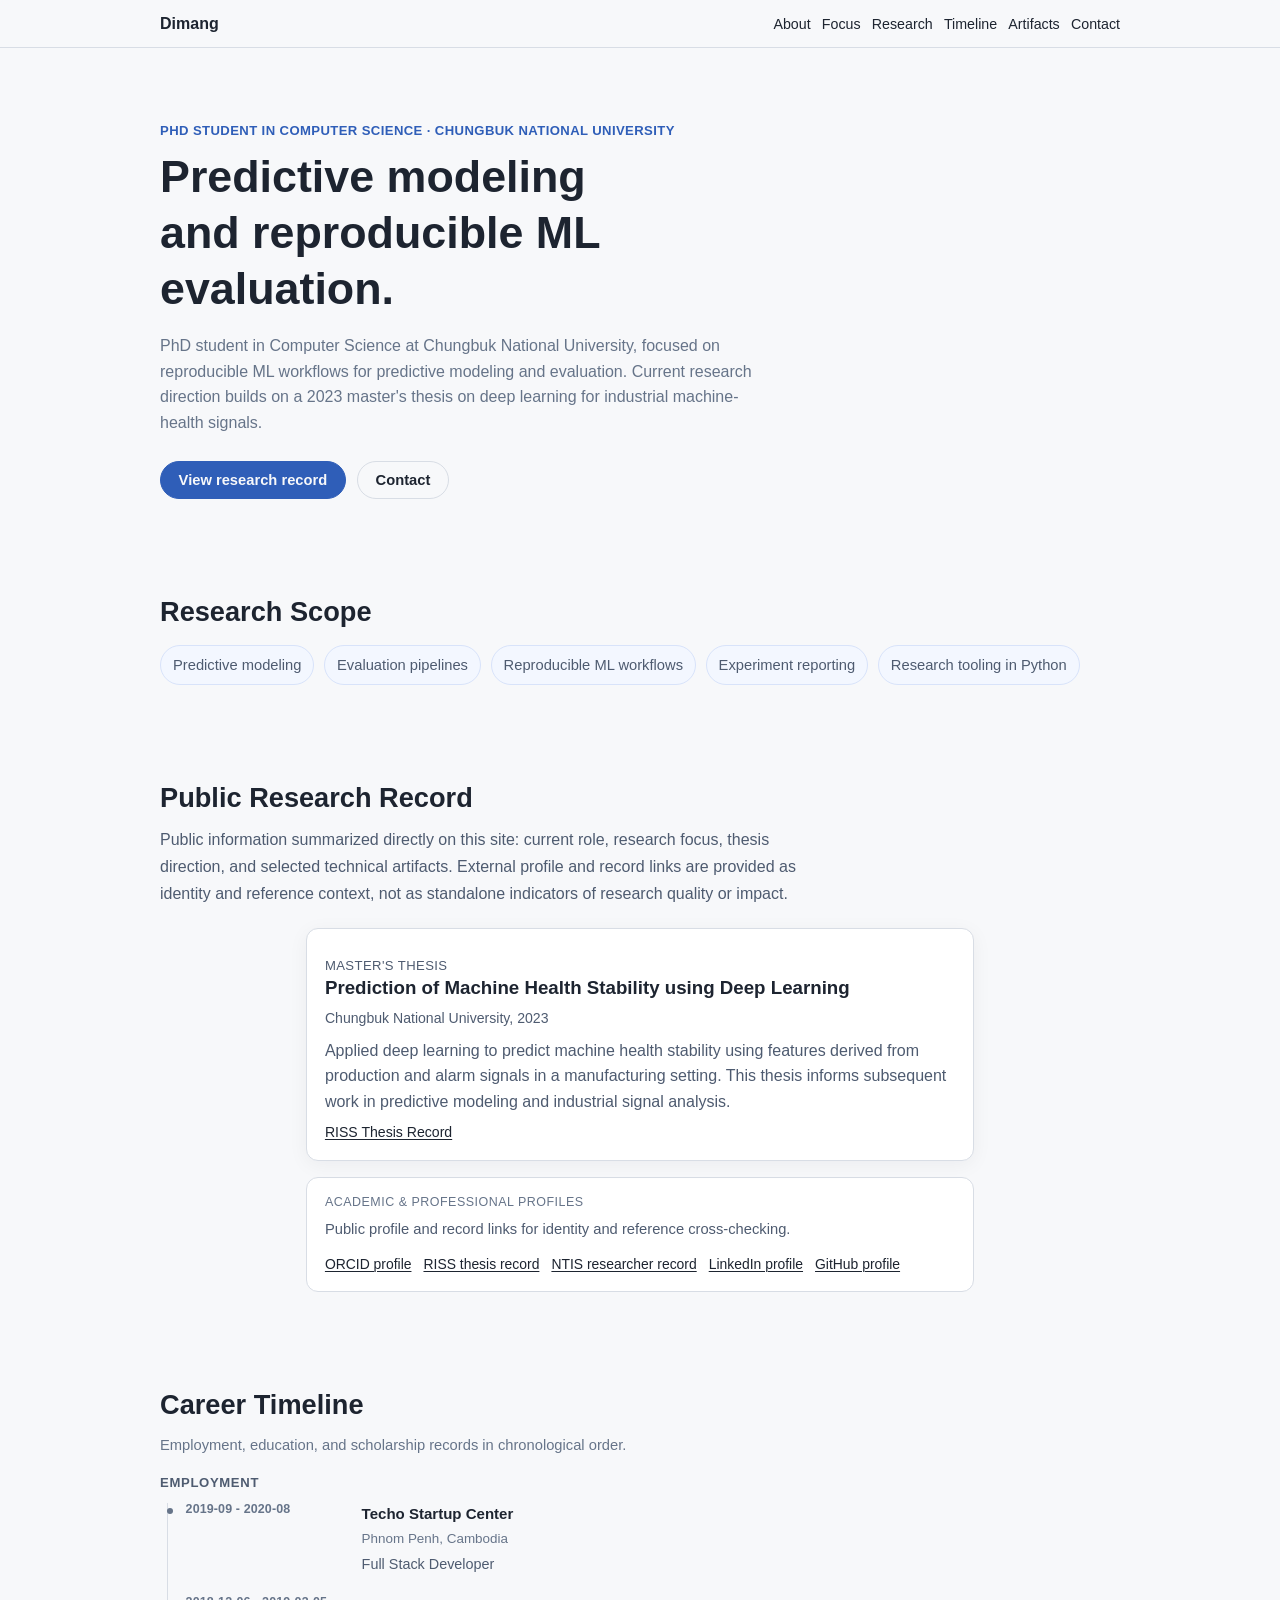
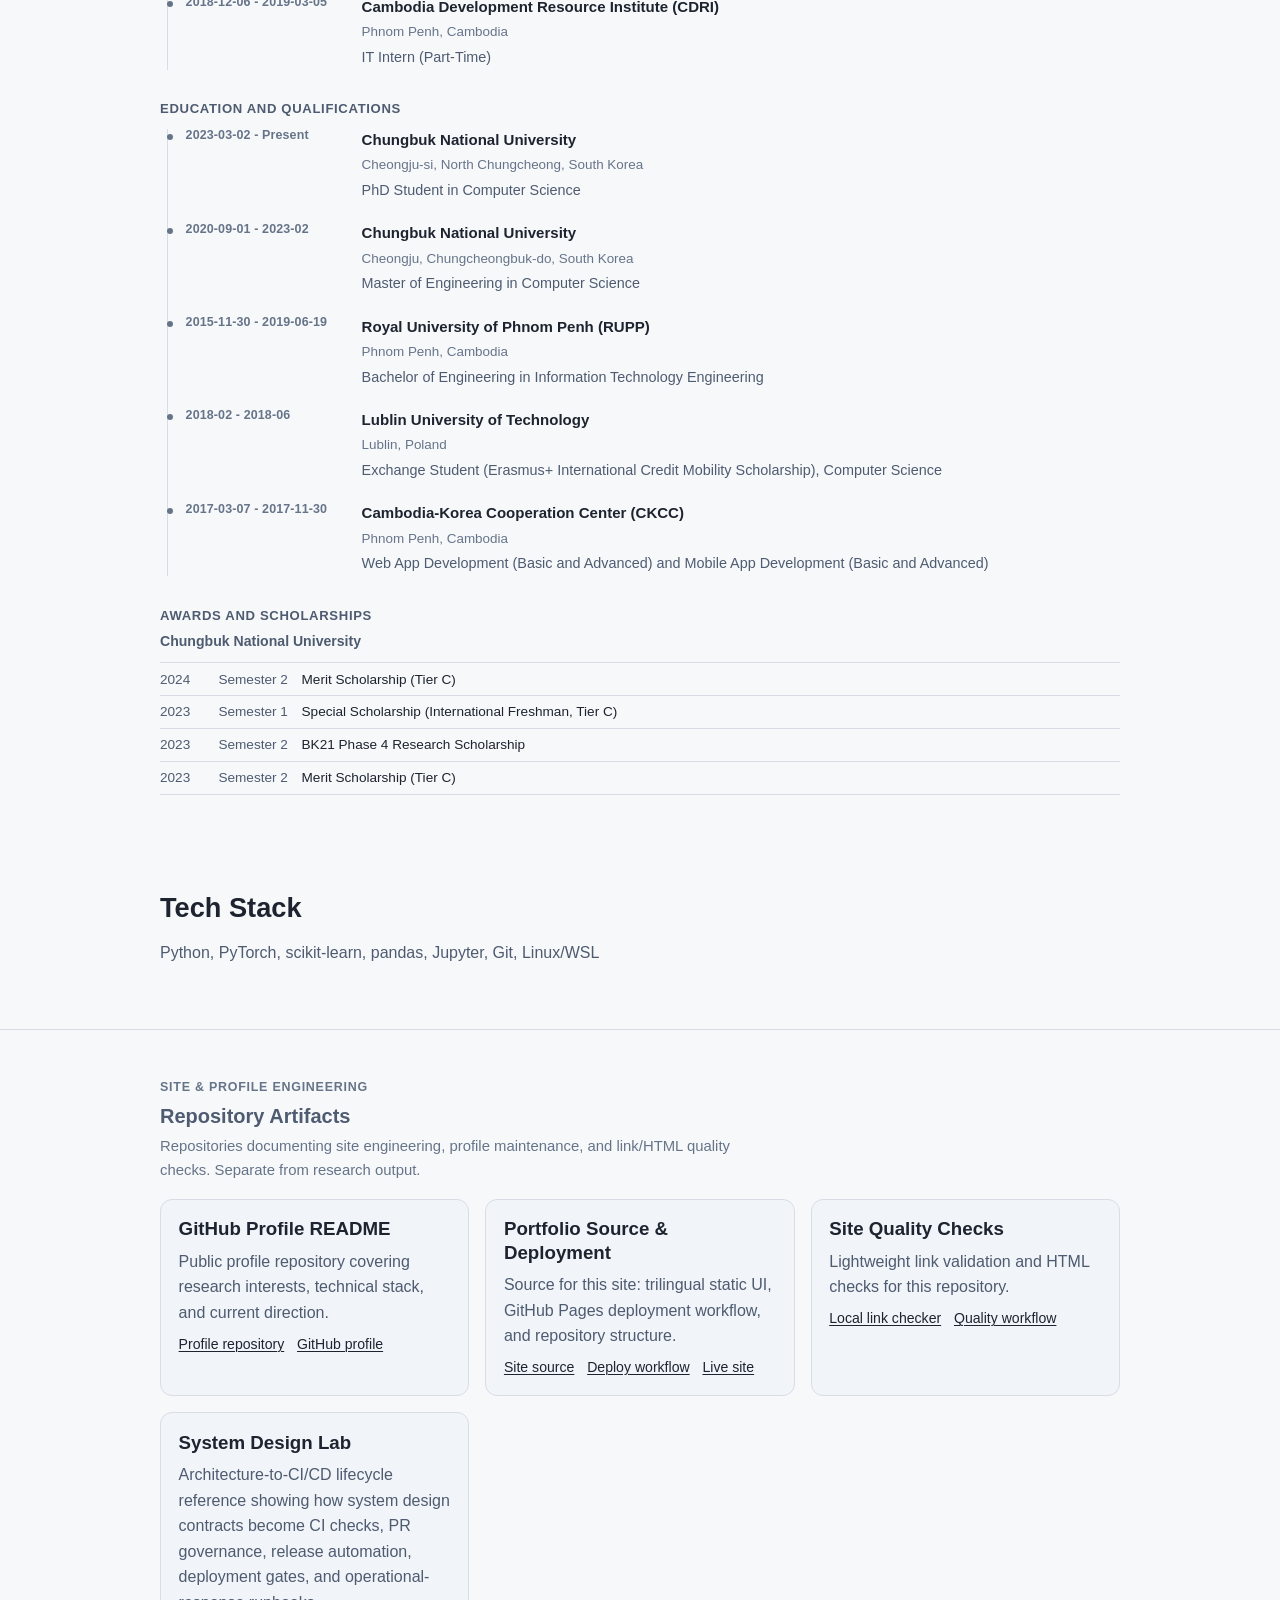
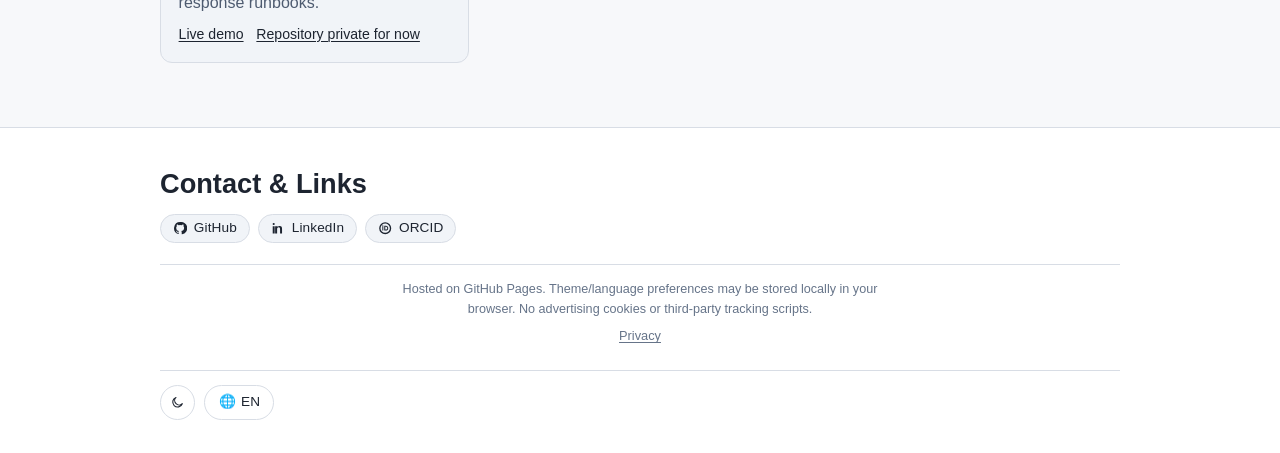
<file: privacy.html>
<!doctype html>
<html lang="en">
  <head>
    <meta charset="utf-8" />
    <meta name="viewport" content="width=device-width, initial-scale=1" />
    <meta name="format-detection" content="telephone=no" />
    <title>Privacy Redirect | Dimang Chhol</title>
    <meta
      name="description"
      content="Redirect entry point to the footer privacy note of Dimang Chhol's portfolio."
    />
    <meta name="robots" content="noindex,follow" />
    <link rel="canonical" href="https://dimangite.github.io/privacy.html" />
    <meta name="theme-color" content="#f7f8fa" media="(prefers-color-scheme: light)" />
    <meta name="theme-color" content="#0b0d10" media="(prefers-color-scheme: dark)" />
    <link rel="icon" href="favicon.svg" type="image/svg+xml" />
    <meta http-equiv="refresh" content="0; url=index.html#contact" />
    <script>
      window.location.replace("index.html#contact");
    </script>
  </head>
  <body>
    <p>Redirecting to the <a href="index.html#contact">footer privacy note</a>.</p>
  </body>
</html>
</file>
<file: styles.css>
:root {
  --bg: #f7f8fa;
  --bg-rgb: 247, 248, 250;
  --surface: #ffffff;
  --surface-raised: #f1f4f8;
  --header-bg: rgba(247, 248, 250, 0.9);
  --overlay-bg: rgba(247, 248, 250, 0.99);
  --text: #1d2430;
  --text-secondary: #4e5b70;
  --muted: #667489;
  --border: #d8dde5;
  --accent: #2f5eb8;
  --accent-hover: #1f4fa8;
  --accent-rgb: 47, 94, 184;
  --chip-bg: #f3f7ff;
  --chip-border: #d8e3fa;
  --maxw: 960px;
  --radius: 12px;
  --shadow: 0 4px 20px rgba(17, 24, 39, 0.05);
  --font-en: -apple-system, BlinkMacSystemFont, "Segoe UI", "Helvetica Neue", Arial, sans-serif;
  --font-ko: "Apple SD Gothic Neo", "Malgun Gothic", -apple-system, BlinkMacSystemFont, "Segoe UI",
    "Helvetica Neue", Arial, sans-serif;
  --font-km: "Noto Sans Khmer", "Noto Sans Khmer UI", "Khmer OS", "Khmer UI", "Segoe UI",
    "Helvetica Neue", Arial, sans-serif;
  --font-ui: var(--font-en);
}

[data-theme="dark"] {
  --bg: #0b0d10;
  --bg-rgb: 11, 13, 16;
  --surface: #11151a;
  --surface-raised: #161b22;
  --header-bg: rgba(17, 21, 26, 0.9);
  --overlay-bg: rgba(17, 21, 26, 0.98);
  --text: #e6edf3;
  --text-secondary: #a9b4c0;
  --muted: #7d8896;
  --border: #232a33;
  --accent: #6aa0ff;
  --accent-hover: #8ab4ff;
  --accent-rgb: 106, 160, 255;
  --chip-bg: rgba(106, 160, 255, 0.08);
  --chip-border: rgba(106, 160, 255, 0.22);
  --shadow: 0 8px 24px rgba(5, 8, 15, 0.4);
}

* {
  box-sizing: border-box;
}

html {
  scroll-behavior: smooth;
  -webkit-text-size-adjust: 100%;
  text-size-adjust: 100%;
}

html[lang="en"] {
  --font-ui: var(--font-en);
}

html[lang="ko"] {
  --font-ui: var(--font-ko);
}

html[lang="km"] {
  --font-ui: var(--font-km);
  text-rendering: optimizeLegibility;
}

html[lang="km"] body {
  line-height: 1.72;
}

html[lang="km"] h1,
html[lang="km"] h2,
html[lang="km"] h3,
html[lang="km"] h4 {
  line-height: 1.4;
}

html[lang="km"] h1 {
  max-width: 24ch;
  overflow-wrap: anywhere;
}

html[lang="km"] .lead {
  line-height: 1.75;
  overflow-wrap: anywhere;
}

html[lang="km"] .site-name {
  line-height: 1.3;
}

html[lang="km"] .eyebrow,
html[lang="km"] .timeline-group-title {
  letter-spacing: normal;
  text-transform: none;
}

html[lang="km"] .nav-list a,
html[lang="km"] .timeline-date {
  line-height: 1.5;
}

html[lang="km"] .tag-list li {
  white-space: normal;
  line-height: 1.45;
  max-width: 100%;
  overflow-wrap: anywhere;
}

html[lang="km"] .timeline-heading,
html[lang="km"] .timeline-meta,
html[lang="km"] .timeline-role,
html[lang="km"] .footer-privacy-note,
html[lang="km"] .contact-link,
html[lang="km"] .footer-privacy-link {
  line-height: 1.65;
}

html[lang="km"] .timeline-heading,
html[lang="km"] .timeline-meta,
html[lang="km"] .timeline-role {
  overflow-wrap: anywhere;
}

body {
  margin: 0;
  font-family: var(--font-ui);
  color: var(--text);
  background: var(--bg);
  line-height: 1.6;
  overflow-x: hidden;
}

html[data-i18n-pending="true"] body {
  visibility: hidden;
}

a {
  color: var(--accent);
  text-decoration-thickness: 1px;
  text-underline-offset: 2px;
}

a:hover,
a:focus-visible {
  color: var(--accent-hover);
  text-decoration-thickness: 2px;
}

.skip-link {
  position: absolute;
  left: -999px;
}

.skip-link:focus {
  left: 1rem;
  top: 1rem;
  z-index: 100;
  padding: 0.5rem 0.75rem;
  background: var(--surface);
  border: 1px solid var(--border);
  border-radius: 8px;
}

.container {
  width: min(100% - 2rem, var(--maxw));
  margin-inline: auto;
}

.section {
  padding: 3rem 0;
}

.site-header {
  position: sticky;
  top: 0;
  z-index: 10;
  overflow: visible;
  border-bottom: 1px solid var(--border);
  background: var(--header-bg);
  backdrop-filter: blur(4px);
}

.header-inner {
  display: flex;
  gap: 0.75rem;
  align-items: center;
  justify-content: space-between;
  position: relative;
  padding: 0.68rem 0;
  min-width: 0;
}

.site-name {
  margin: 0;
  font-size: 1rem;
  font-weight: 700;
  line-height: 1.25;
  flex: none;
}

.icon-control {
  border: 1px solid var(--border);
  background: var(--surface);
  color: var(--text);
  border-radius: 999px;
  min-width: 2.2rem;
  height: 2.2rem;
  padding: 0 0.55rem;
  display: inline-flex;
  align-items: center;
  justify-content: center;
  gap: 0.35rem;
  font: inherit;
  font-size: 0.85rem;
  line-height: 1.2;
  cursor: pointer;
}

#lang-toggle {
  min-width: 4.35rem;
}

#lang-toggle-value {
  display: inline-block;
  min-width: 2ch;
  text-align: center;
}

#theme-toggle-icon {
  display: inline-flex;
  align-items: center;
  justify-content: center;
  line-height: 0;
}

.theme-toggle-icon {
  width: 0.92rem;
  height: 0.92rem;
  display: block;
  flex: none;
}

.icon-control[aria-pressed="true"] {
  background: var(--accent);
  color: var(--bg);
  border-color: var(--accent);
  box-shadow: 0 0 0 2px rgba(var(--accent-rgb), 0.28);
}

.icon-control:focus-visible,
.nav-toggle:focus-visible {
  outline: 2px solid var(--accent);
  outline-offset: 2px;
}

.visually-hidden {
  position: absolute;
  width: 1px;
  height: 1px;
  padding: 0;
  margin: -1px;
  overflow: hidden;
  clip: rect(0, 0, 0, 0);
  white-space: nowrap;
  border: 0;
}

.nav-toggle {
  display: none;
  position: relative;
  z-index: 20;
  border: 1px solid var(--border);
  background: var(--surface);
  color: var(--text);
  border-radius: 8px;
  padding: 0.3rem 0.5rem;
  line-height: 1;
  font-size: 1.05rem;
  cursor: pointer;
}

.site-nav {
  min-width: 0;
  flex: 1;
}

.nav-list {
  display: flex;
  flex-wrap: wrap;
  list-style: none;
  margin: 0;
  padding: 0;
  gap: 0.45rem 0.7rem;
}

.nav-list li {
  min-width: 0;
}

.site-nav .nav-list {
  justify-content: flex-end;
}

.nav-list a {
  color: var(--text);
  text-decoration: none;
  display: inline-block;
  max-width: 100%;
  padding: 0.08rem 0;
  line-height: 1.35;
  font-size: 0.89rem;
  overflow-wrap: anywhere;
}

.nav-list a:hover,
.nav-list a:focus-visible {
  color: var(--accent);
}

.hero {
  padding-top: 4.5rem;
}

.eyebrow {
  margin: 0;
  font-weight: 600;
  letter-spacing: 0.03em;
  text-transform: uppercase;
  color: var(--accent);
  font-size: 0.82rem;
}

h1,
h2,
h3 {
  line-height: 1.25;
  margin: 0;
}

h1 {
  margin-top: 0.5rem;
  font-size: clamp(1.8rem, 3.5vw, 2.8rem);
  max-width: 18ch;
}

h2 {
  font-size: clamp(1.25rem, 2.2vw, 1.7rem);
}

.lead {
  max-width: 68ch;
  margin: 1rem 0 0;
  color: var(--muted);
}

.hero-ctas {
  display: flex;
  flex-wrap: wrap;
  gap: 0.55rem 0.7rem;
  margin-top: 1.6rem;
}

.btn {
  display: inline-flex;
  align-items: center;
  justify-content: center;
  padding: 0.58rem 1.1rem;
  border-radius: 999px;
  font: inherit;
  font-size: 0.92rem;
  font-weight: 600;
  line-height: 1.2;
  text-decoration: none;
  border: 1px solid transparent;
  transition: background-color 0.18s ease, color 0.18s ease, border-color 0.18s ease,
    box-shadow 0.18s ease;
}

.btn-primary {
  background: var(--accent);
  color: var(--bg);
  border-color: var(--accent);
}

.btn-primary:hover,
.btn-primary:focus-visible {
  background: var(--accent-hover);
  border-color: var(--accent-hover);
  color: var(--bg);
  box-shadow: 0 0 0 3px rgba(var(--accent-rgb), 0.22);
  text-decoration: none;
}

.btn-secondary {
  background: transparent;
  color: var(--text);
  border-color: var(--border);
}

.btn-secondary:hover,
.btn-secondary:focus-visible {
  color: var(--accent);
  border-color: var(--accent);
  text-decoration: none;
}

.section-eyebrow {
  margin: 0 0 0.35rem;
  font-size: 0.78rem;
  font-weight: 600;
  letter-spacing: 0.06em;
  text-transform: uppercase;
  color: var(--muted);
}

.work-section {
  border-top: 1px solid var(--border);
}

.work-section h2 {
  color: var(--text-secondary);
  font-size: clamp(1.05rem, 1.6vw, 1.25rem);
}

.work-section .work-intro {
  margin-top: 0.4rem;
  color: var(--muted);
  max-width: 70ch;
  font-size: 0.93rem;
}

.work-section .card {
  box-shadow: none;
  background: var(--surface-raised);
}

.tag-list {
  display: flex;
  flex-wrap: wrap;
  gap: 0.6rem;
  list-style: none;
  padding: 1rem 0 0;
  margin: 0;
}

.tag-list li {
  padding: 0.45rem 0.75rem;
  border: 1px solid var(--chip-border);
  border-radius: 999px;
  background: var(--chip-bg);
  color: var(--text-secondary);
  font-size: 0.92rem;
}

.card-grid {
  margin-top: 1rem;
  display: grid;
  gap: 1rem;
  grid-template-columns: repeat(12, 1fr);
  list-style: none;
  padding: 0;
}

.card {
  grid-column: span 4;
  padding: 1.1rem;
  background: var(--surface);
  border: 1px solid var(--border);
  border-radius: var(--radius);
  box-shadow: var(--shadow);
}

.card p {
  margin: 0.5rem 0 0;
  color: var(--text-secondary);
}

.card-links {
  display: flex;
  flex-wrap: wrap;
  gap: 0.45rem 0.8rem;
  font-size: 0.88rem;
  line-height: 1.45;
}

.card-links a {
  color: var(--text);
}

.card-links a:hover,
.card-links a:focus-visible {
  color: var(--accent);
}

#stack p {
  margin-top: 0.9rem;
  color: var(--text-secondary);
  max-width: 75ch;
}

#research h2 {
  margin-bottom: 0.75rem;
}

.research-note-text {
  margin: 0;
  color: var(--text-secondary);
  line-height: 1.68;
  max-width: 75ch;
}

.thesis-grid {
  margin-top: 1.25rem;
}

.thesis-grid .card {
  grid-column: 1 / -1;
  width: 100%;
  max-width: 75ch;
  justify-self: center;
  text-align: left;
}

.thesis-label {
  margin: 0 0 0.4rem;
  font-size: 0.82rem;
  font-weight: 500;
  letter-spacing: 0.03em;
  color: var(--muted);
  text-transform: uppercase;
}

.thesis-meta {
  font-size: 0.88rem;
  color: var(--muted);
}

.timeline-intro {
  margin-top: 0.75rem;
  color: var(--muted);
  font-size: 0.92rem;
  max-width: 70ch;
}

.timeline-group {
  margin-top: 1.1rem;
}

.timeline-group + .timeline-group {
  margin-top: 1.6rem;
}

.timeline-group-title {
  margin: 0;
  color: var(--text-secondary);
  font-size: 0.82rem;
  font-weight: 600;
  letter-spacing: 0.05em;
  text-transform: uppercase;
}

.timeline-list {
  list-style: none;
  margin: 0.55rem 0 0;
  padding: 0 0 0 1.45rem;
  position: relative;
}

.timeline-list::before {
  content: "";
  position: absolute;
  top: 0.2rem;
  bottom: 0.35rem;
  left: 0.38rem;
  width: 1px;
  background: var(--border);
}

.timeline-item {
  position: relative;
  margin-bottom: 0.7rem;
  min-width: 0;
}

.timeline-item:last-child {
  margin-bottom: 0;
}

.timeline-marker {
  position: absolute;
  top: 0.5rem;
  left: -1.09rem;
  width: 6px;
  height: 6px;
  border-radius: 50%;
  background: var(--muted);
}

.timeline-content {
  min-width: 0;
  padding: 0.1rem 0 0.4rem;
}

.timeline-date {
  margin: 0 0 0.25rem;
  color: var(--muted);
  font-size: 0.78rem;
  font-weight: 600;
  letter-spacing: 0.01em;
  font-variant-numeric: tabular-nums;
}

.timeline-heading {
  margin: 0;
  font-size: 0.94rem;
  font-weight: 600;
  overflow-wrap: anywhere;
}

.timeline-meta {
  margin: 0.15rem 0 0;
  color: var(--muted);
  font-size: 0.84rem;
  overflow-wrap: anywhere;
}

.timeline-role {
  margin: 0.2rem 0 0;
  font-size: 0.9rem;
  color: var(--text-secondary);
  overflow-wrap: anywhere;
}

.timeline-group-institution {
  margin: 0.4rem 0 0;
  font-size: 0.88rem;
  font-weight: 600;
  color: var(--text-secondary);
}

.timeline-awards-list {
  list-style: none;
  margin: 0.6rem 0 0;
  padding: 0;
  border-top: 1px solid var(--border);
}

.timeline-award-row {
  display: flex;
  flex-wrap: wrap;
  gap: 0.1rem 0.85rem;
  padding: 0.32rem 0;
  border-bottom: 1px solid var(--border);
  font-size: 0.85rem;
  align-items: baseline;
}

.award-year {
  color: var(--text-secondary);
  font-variant-numeric: tabular-nums;
  min-width: 2.8rem;
  flex: none;
}

.award-sem {
  color: var(--text-secondary);
  flex: none;
}

.award-name {
  flex: 1;
  min-width: 0;
  overflow-wrap: anywhere;
}

.site-footer {
  border-top: 1px solid var(--border);
  background: var(--surface);
  padding: 2.45rem 0 2.1rem;
}

.site-footer .container {
  display: flex;
  flex-direction: column;
  align-items: flex-start;
  gap: 1.3rem;
}

.contact-cta {
  width: 100%;
}

.contact-cta h2 {
  margin-bottom: 0.8rem;
}

.contact-links {
  list-style: none;
  margin: 0;
  padding: 0;
  display: flex;
  flex-wrap: wrap;
  gap: 0.5rem;
  min-width: 0;
}

.contact-links li {
  min-width: 0;
}

.contact-link {
  display: inline-flex;
  align-items: center;
  gap: 0.4rem;
  padding: 0.35rem 0.75rem;
  border: 1px solid var(--border);
  border-radius: 999px;
  color: var(--text);
  background: var(--surface-raised);
  text-decoration: none;
  font-size: 0.85rem;
  line-height: 1.2;
  transition: border-color 0.18s ease, color 0.18s ease, background-color 0.18s ease,
    box-shadow 0.18s ease;
}

.contact-link:hover,
.contact-link:focus-visible {
  color: var(--accent);
  border-color: var(--accent);
  background: rgba(var(--accent-rgb), 0.1);
  box-shadow: 0 0 0 2px rgba(var(--accent-rgb), 0.22);
  text-decoration: none;
}

.contact-link-icon {
  width: 0.9rem;
  height: 0.9rem;
  flex: none;
}

.contact-link-label {
  font-size: 0.85rem;
  letter-spacing: 0.01em;
}

.footer-meta {
  width: 100%;
  padding-top: 0.95rem;
  border-top: 1px solid var(--border);
  display: flex;
  flex-direction: column;
  align-items: center;
  gap: 0.45rem;
}

.footer-privacy-note {
  margin: 0;
  font-size: 0.79rem;
  line-height: 1.55;
  color: var(--muted);
  max-width: 74ch;
  text-align: center;
}

.footer-privacy-link {
  font-size: 0.8rem;
  color: var(--muted);
  text-decoration: underline;
  text-decoration-thickness: 1px;
  text-underline-offset: 2px;
  overflow-wrap: anywhere;
}

.footer-privacy-link:hover,
.footer-privacy-link:focus-visible {
  color: var(--accent);
}

.footer-controls {
  width: 100%;
  margin-top: 0.15rem;
  padding-top: 0.85rem;
  border-top: 1px solid var(--border);
  display: flex;
  flex-wrap: wrap;
  align-items: center;
  gap: 0.58rem;
}

.research-secondary {
  margin: 0.9rem auto 0;
  max-width: 75ch;
  padding: 0.9rem 1.1rem;
  background: var(--surface);
  border: 1px solid var(--border);
  border-radius: var(--radius);
  overflow-wrap: anywhere;
}

.research-secondary-eyebrow {
  margin: 0;
  font-size: 0.78rem;
  font-weight: 500;
  letter-spacing: 0.04em;
  color: var(--muted);
  text-transform: uppercase;
}

.research-secondary-body {
  margin: 0.35rem 0 0;
  color: var(--text-secondary);
  font-size: 0.92rem;
  line-height: 1.55;
}

.research-profile-links {
  list-style: none;
  margin: 0.6rem 0 0;
  padding: 0;
  display: flex;
  flex-wrap: wrap;
  gap: 0.45rem 0.75rem;
}

.research-profile-links a {
  color: var(--text);
  font-size: 0.87rem;
}

.research-profile-links a:hover,
.research-profile-links a:focus-visible {
  color: var(--accent);
}

@media (max-width: 920px) {
  .card {
    grid-column: span 6;
  }
}

@media (min-width: 860px) {
  .timeline-list {
    padding-left: 1.6rem;
  }

  .timeline-list::before {
    left: 0.45rem;
  }

  .timeline-item {
    display: grid;
    grid-template-columns: minmax(8.5rem, 10rem) minmax(0, 1fr);
    align-items: start;
    column-gap: 1rem;
  }

  .timeline-marker {
    left: -1.16rem;
  }

  .timeline-date {
    margin: 0;
  }
}

@media (max-width: 900px) {
  .nav-toggle {
    display: inline-flex;
    align-items: center;
    justify-content: center;
  }

.site-nav {
    position: absolute;
    top: 100%;
    left: 0;
    right: 0;
    z-index: 15;
    border-top: 1px solid var(--border);
    background: var(--overlay-bg);
    box-shadow: var(--shadow);
  }

  .site-nav:not(.is-open) {
    display: none;
  }

  .site-nav .nav-list {
    flex-direction: column;
    gap: 0.5rem;
    padding: 0.75rem 0 0.9rem;
  }

  .site-nav .nav-list a {
    display: inline-block;
    font-size: 0.96rem;
    line-height: 1.45;
    padding: 0.24rem 0;
  }

}

@media (max-width: 640px) {
  .section {
    padding: 2.25rem 0;
  }

  .header-inner {
    padding: 0.55rem 0;
  }

  .hero {
    padding-top: 2.5rem;
    padding-bottom: 1.75rem;
  }

  .evidence-strip {
    padding: 0.8rem 0.85rem;
  }

  h1 {
    font-size: clamp(1.55rem, 8.2vw, 2rem);
    line-height: 1.18;
  }

  .lead {
    margin-top: 0.8rem;
    font-size: 0.96rem;
    line-height: 1.5;
  }

  .tag-list {
    gap: 0.45rem;
    padding-top: 0.85rem;
  }

  .tag-list li {
    padding: 0.35rem 0.62rem;
    font-size: 0.85rem;
  }

  .card {
    grid-column: 1 / -1;
  }

  .timeline-list {
    padding-left: 1.35rem;
  }

  .timeline-list::before {
    left: 0.34rem;
  }

  .timeline-marker {
    left: -1.03rem;
  }

  .timeline-content {
    padding: 0.1rem 0 0.45rem;
  }

  .timeline-date {
    font-size: 0.8rem;
  }

  .site-footer {
    padding: 2.15rem 0 1.95rem;
  }

  .contact-cta h2 {
    margin-bottom: 0.75rem;
  }

  html[lang="km"] h1 {
    line-height: 1.32;
  }

  html[lang="km"] .lead {
    font-size: 1rem;
    line-height: 1.68;
  }

  html[lang="km"] .tag-list li {
    padding: 0.4rem 0.68rem;
    font-size: 0.9rem;
  }
}
</file>
